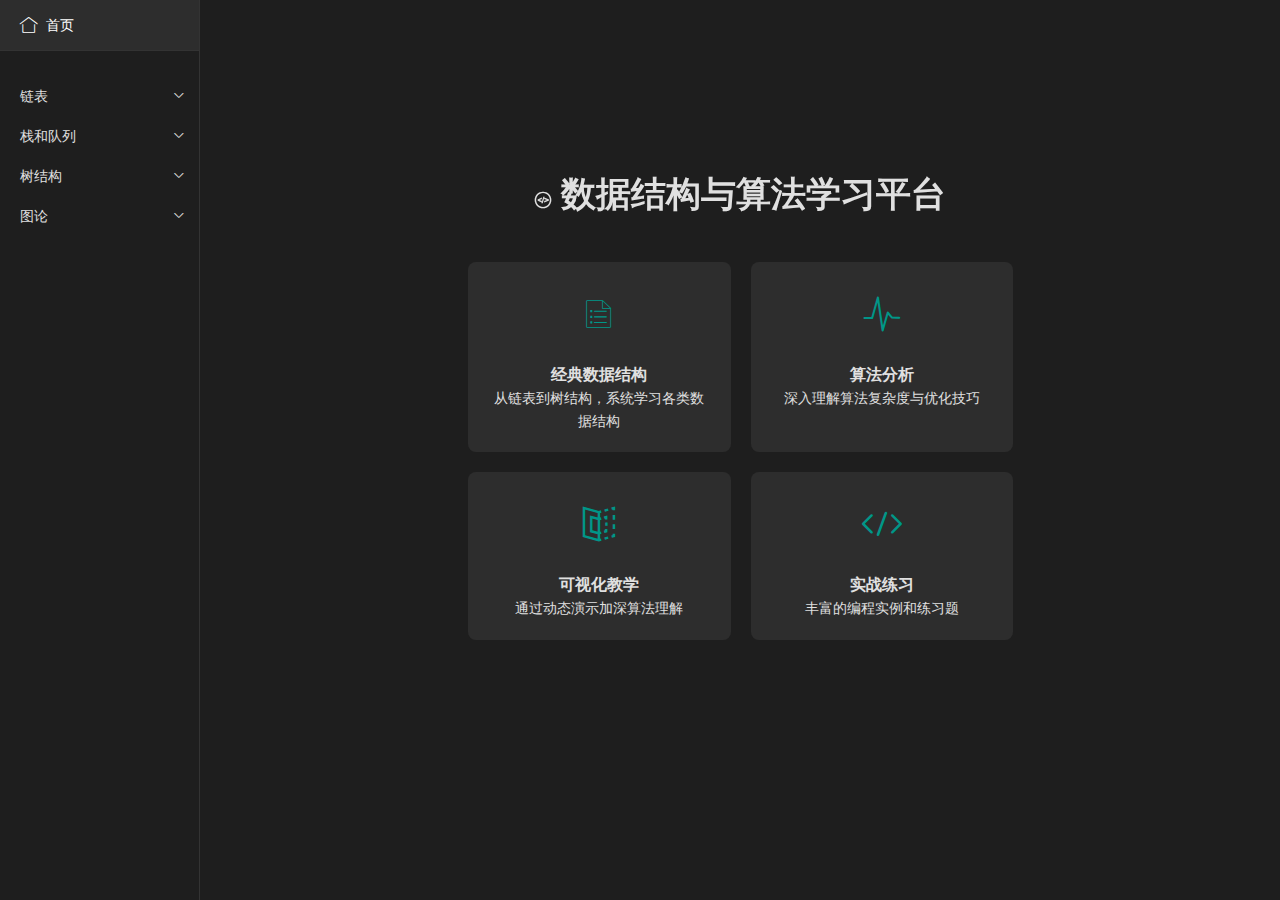
<file: index.html>
<!DOCTYPE html>
<html>
<head>
    <meta charset="UTF-8">
    <meta name="viewport" content="width=device-width, initial-scale=1.0">
    <title>CodingSoul Datastructure And Algorithms</title>
    <link rel="stylesheet" href="layui/css/layui.css">
    <link rel="stylesheet" href="styles.css">
</head>
<body class="layui-layout-body dark-theme">
    <div class="layui-layout layui-layout-admin">
        <div class="layui-body">
            <div class="content-wrapper">
                <iframe id="contentFrame" name="contentFrame" src="welcome.html" frameborder="0"></iframe>
            </div>
        </div>
        
        <div class="layui-side">
            <div class="layui-side-scroll">
                <ul class="layui-nav layui-nav-tree" lay-filter="test">
                    <!-- 添加首页链接 -->
                    <li class="layui-nav-item home-link">
                        <a href="welcome.html" target="contentFrame">
                            <i class="layui-icon layui-icon-home"></i> 首页
                        </a>
                    </li>
                    <li class="layui-nav-item">
                        <a href="javascript:;">链表</a>
                        <dl class="layui-nav-child">
                            <dd><a href="book/1.单向链表.drawio.html" target="contentFrame">单向链表</a></dd>
                            <dd><a href="book/2.双向链表.drawio.html" target="contentFrame">双向链表</a></dd>
                            <dd><a href="pages/circularlist.html" target="contentFrame">循环链表</a></dd>
                        </dl>
                    </li>
                    <li class="layui-nav-item">
                        <a href="javascript:;">栈和队列</a>
                        <dl class="layui-nav-child">
                            <dd><a href="pages/stack.html" target="contentFrame">栈</a></dd>
                            <dd><a href="pages/queue.html" target="contentFrame">队列</a></dd>
                            <dd><a href="pages/deque.html" target="contentFrame">双端队列</a></dd>
                        </dl>
                    </li>
                    <li class="layui-nav-item">
                        <a href="javascript:;">树结构</a>
                        <dl class="layui-nav-child">
                            <dd><a href="pages/binarytree.html" target="contentFrame">二叉树</a></dd>
                            <dd><a href="pages/avltree.html" target="contentFrame">AVL树</a></dd>
                            <dd><a href="pages/rbtree.html" target="contentFrame">红黑树</a></dd>
                        </dl>
                    </li>
                    <li class="layui-nav-item">
                        <a href="javascript:;">图论</a>
                        <dl class="layui-nav-child">
                            <dd><a href="pages/graph.html" target="contentFrame">基础图结构</a></dd>
                            <dd><a href="pages/dijkstra.html" target="contentFrame">最短路径</a></dd>
                            <dd><a href="pages/mst.html" target="contentFrame">最小生成树</a></dd>
                        </dl>
                    </li>
                </ul>
            </div>
        </div>
    </div>
    <script src="layui/layui.js"></script>
    <script>
        layui.use(['element'], function(){
            var element = layui.element;
            
            // 获取iframe元素
            var contentFrame = document.getElementById('contentFrame');
            
            // 监听iframe的load事件
            contentFrame.addEventListener('load', function() {
                // 获取当前加载的页面URL
                var currentPage = contentFrame.contentWindow.location.pathname;
                
                // 检查是否是首页
                if (currentPage.endsWith('welcome.html')) {
                    contentFrame.style.transform = 'scale(1)';
                } else {
                    contentFrame.style.transform = 'scale(1.6)';
                }
            });
        });
    </script>
</body>
</html>
</file>
<file: layui/css/layui.css>
blockquote,body,button,dd,div,dl,dt,form,h1,h2,h3,h4,h5,h6,input,li,ol,p,pre,td,textarea,th,ul{margin:0;padding:0;-webkit-tap-highlight-color:rgba(0,0,0,0)}a:active,a:hover{outline:0}img{display:inline-block;border:none;vertical-align:middle}li{list-style:none}table{border-collapse:collapse;border-spacing:0}h1,h2,h3,h4,h5,h6{font-weight:700}h5,h6{font-size:100%}button,input,select,textarea{font-size:100%}button,input,optgroup,option,select,textarea{font-family:inherit;font-size:inherit;font-style:inherit;font-weight:inherit;outline:0}pre{white-space:pre-wrap;white-space:-moz-pre-wrap;white-space:-pre-wrap;white-space:-o-pre-wrap;word-wrap:break-word}body{line-height:1.6;color:rgba(0,0,0,.85);font-size:14px;font-family:Helvetica Neue,Helvetica,PingFang SC,Tahoma,Arial,sans-serif}hr{height:0;line-height:0;margin:10px 0;padding:0;border:none;border-bottom:1px solid #eee;clear:both;overflow:hidden;background:0 0}a{color:#333;text-decoration:none}a cite{font-style:normal}.layui-border-box,.layui-border-box *{box-sizing:border-box}.layui-box,.layui-box *{box-sizing:content-box}.layui-clear{clear:both}.layui-clear:after{content:'\20';clear:both;display:block;height:0}.layui-clear-space{word-spacing:-5px}.layui-inline{position:relative;display:inline-block;vertical-align:middle}.layui-edge{position:relative;display:inline-block;vertical-align:middle;width:0;height:0;border-width:6px;border-style:dashed;border-color:transparent;overflow:hidden}.layui-edge-top{top:-4px;border-bottom-color:#999;border-bottom-style:solid}.layui-edge-right{border-left-color:#999;border-left-style:solid}.layui-edge-bottom{top:2px;border-top-color:#999;border-top-style:solid}.layui-edge-left{border-right-color:#999;border-right-style:solid}.layui-elip,.layui-ellip{text-overflow:ellipsis;overflow:hidden;white-space:nowrap}.layui-disabled,.layui-icon,.layui-unselect{user-select:none}.layui-disabled,.layui-disabled:hover{color:#d2d2d2!important;cursor:not-allowed!important}.layui-circle{border-radius:100%}.layui-show{display:block!important}.layui-hide{display:none!important}.layui-show-v{visibility:visible!important}.layui-hide-v{visibility:hidden!important}@font-face{font-family:layui-icon;src:url(../font/iconfont.eot?v=293);src:url(../font/iconfont.eot?v=293#iefix) format('embedded-opentype'),url(../font/iconfont.woff2?v=293) format('woff2'),url(../font/iconfont.woff?v=293) format('woff'),url(../font/iconfont.ttf?v=293) format('truetype'),url(../font/iconfont.svg?v=293#layui-icon) format('svg')}.layui-icon{font-family:layui-icon!important;font-size:16px;font-style:normal;-webkit-font-smoothing:antialiased;-moz-osx-font-smoothing:grayscale}.layui-icon-sound:before{content:"\e69d"}.layui-icon-bot:before{content:"\e7d6"}.layui-icon-leaf:before{content:"\e701"}.layui-icon-folder:before{content:"\eabe"}.layui-icon-folder-open:before{content:"\eac1"}.layui-icon-gitee:before{content:"\e69b"}.layui-icon-github:before{content:"\e6a7"}.layui-icon-disabled:before{content:"\e6cc"}.layui-icon-moon:before{content:"\e6c2"}.layui-icon-error:before{content:"\e693"}.layui-icon-success:before{content:"\e697"}.layui-icon-question:before{content:"\e699"}.layui-icon-lock:before{content:"\e69a"}.layui-icon-eye:before{content:"\e695"}.layui-icon-eye-invisible:before{content:"\e696"}.layui-icon-backspace:before{content:"\e694"}.layui-icon-tips-fill:before{content:"\eb2e"}.layui-icon-test:before{content:"\e692"}.layui-icon-clear:before{content:"\e788"}.layui-icon-heart-fill:before{content:"\e68f"}.layui-icon-light:before{content:"\e748"}.layui-icon-music:before{content:"\e690"}.layui-icon-time:before{content:"\e68d"}.layui-icon-ie:before{content:"\e7bb"}.layui-icon-firefox:before{content:"\e686"}.layui-icon-at:before{content:"\e687"}.layui-icon-bluetooth:before{content:"\e689"}.layui-icon-chrome:before{content:"\e68a"}.layui-icon-edge:before{content:"\e68b"}.layui-icon-heart:before{content:"\e68c"}.layui-icon-key:before{content:"\e683"}.layui-icon-android:before{content:"\e684"}.layui-icon-mike:before{content:"\e6dc"}.layui-icon-mute:before{content:"\e685"}.layui-icon-gift:before{content:"\e627"}.layui-icon-windows:before{content:"\e67f"}.layui-icon-ios:before{content:"\e680"}.layui-icon-logout:before{content:"\e682"}.layui-icon-wifi:before{content:"\e7e0"}.layui-icon-rss:before{content:"\e808"}.layui-icon-email:before{content:"\e618"}.layui-icon-reduce-circle:before{content:"\e616"}.layui-icon-transfer:before{content:"\e691"}.layui-icon-service:before{content:"\e626"}.layui-icon-addition:before{content:"\e624"}.layui-icon-subtraction:before{content:"\e67e"}.layui-icon-slider:before{content:"\e714"}.layui-icon-print:before{content:"\e66d"}.layui-icon-export:before{content:"\e67d"}.layui-icon-cols:before{content:"\e610"}.layui-icon-screen-full:before{content:"\e622"}.layui-icon-screen-restore:before{content:"\e758"}.layui-icon-rate-half:before{content:"\e6c9"}.layui-icon-rate-solid:before{content:"\e67a"}.layui-icon-rate:before{content:"\e67b"}.layui-icon-cellphone:before{content:"\e678"}.layui-icon-vercode:before{content:"\e679"}.layui-icon-login-weibo:before{content:"\e675"}.layui-icon-login-qq:before{content:"\e676"}.layui-icon-login-wechat:before{content:"\e677"}.layui-icon-username:before{content:"\e66f"}.layui-icon-password:before{content:"\e673"}.layui-icon-refresh-3:before{content:"\e9aa"}.layui-icon-auz:before{content:"\e672"}.layui-icon-shrink-right:before{content:"\e668"}.layui-icon-spread-left:before{content:"\e66b"}.layui-icon-snowflake:before{content:"\e6b1"}.layui-icon-tips:before{content:"\e702"}.layui-icon-note:before{content:"\e66e"}.layui-icon-senior:before{content:"\e674"}.layui-icon-refresh-1:before{content:"\e666"}.layui-icon-refresh:before{content:"\e669"}.layui-icon-flag:before{content:"\e66c"}.layui-icon-theme:before{content:"\e66a"}.layui-icon-notice:before{content:"\e667"}.layui-icon-console:before{content:"\e665"}.layui-icon-website:before{content:"\e7ae"}.layui-icon-face-surprised:before{content:"\e664"}.layui-icon-set:before{content:"\e716"}.layui-icon-template:before{content:"\e663"}.layui-icon-app:before{content:"\e653"}.layui-icon-template-1:before{content:"\e656"}.layui-icon-home:before{content:"\e68e"}.layui-icon-female:before{content:"\e661"}.layui-icon-male:before{content:"\e662"}.layui-icon-tread:before{content:"\e6c5"}.layui-icon-praise:before{content:"\e6c6"}.layui-icon-rmb:before{content:"\e65e"}.layui-icon-more:before{content:"\e65f"}.layui-icon-camera:before{content:"\e660"}.layui-icon-cart-simple:before{content:"\e698"}.layui-icon-face-cry:before{content:"\e69c"}.layui-icon-face-smile:before{content:"\e6af"}.layui-icon-survey:before{content:"\e6b2"}.layui-icon-read:before{content:"\e705"}.layui-icon-location:before{content:"\e715"}.layui-icon-dollar:before{content:"\e659"}.layui-icon-diamond:before{content:"\e735"}.layui-icon-return:before{content:"\e65c"}.layui-icon-camera-fill:before{content:"\e65d"}.layui-icon-fire:before{content:"\e756"}.layui-icon-more-vertical:before{content:"\e671"}.layui-icon-cart:before{content:"\e657"}.layui-icon-star-fill:before{content:"\e658"}.layui-icon-prev:before{content:"\e65a"}.layui-icon-next:before{content:"\e65b"}.layui-icon-upload:before{content:"\e67c"}.layui-icon-upload-drag:before{content:"\e681"}.layui-icon-user:before{content:"\e770"}.layui-icon-file-b:before{content:"\e655"}.layui-icon-component:before{content:"\e857"}.layui-icon-find-fill:before{content:"\e670"}.layui-icon-loading:before{content:"\e63d"}.layui-icon-loading-1:before{content:"\e63e"}.layui-icon-add-1:before{content:"\e654"}.layui-icon-pause:before{content:"\e651"}.layui-icon-play:before{content:"\e652"}.layui-icon-video:before{content:"\e6ed"}.layui-icon-headset:before{content:"\e6fc"}.layui-icon-voice:before{content:"\e688"}.layui-icon-speaker:before{content:"\e645"}.layui-icon-fonts-del:before{content:"\e64f"}.layui-icon-fonts-html:before{content:"\e64b"}.layui-icon-fonts-code:before{content:"\e64e"}.layui-icon-fonts-strong:before{content:"\e62b"}.layui-icon-unlink:before{content:"\e64d"}.layui-icon-picture:before{content:"\e64a"}.layui-icon-link:before{content:"\e64c"}.layui-icon-face-smile-b:before{content:"\e650"}.layui-icon-align-center:before{content:"\e647"}.layui-icon-align-right:before{content:"\e648"}.layui-icon-align-left:before{content:"\e649"}.layui-icon-fonts-u:before{content:"\e646"}.layui-icon-fonts-i:before{content:"\e644"}.layui-icon-tabs:before{content:"\e62a"}.layui-icon-circle:before{content:"\e63f"}.layui-icon-radio:before{content:"\e643"}.layui-icon-share:before{content:"\e641"}.layui-icon-edit:before{content:"\e642"}.layui-icon-delete:before{content:"\e640"}.layui-icon-engine:before{content:"\e628"}.layui-icon-chart-screen:before{content:"\e629"}.layui-icon-chart:before{content:"\e62c"}.layui-icon-table:before{content:"\e62d"}.layui-icon-tree:before{content:"\e62e"}.layui-icon-upload-circle:before{content:"\e62f"}.layui-icon-templeate-1:before{content:"\e630"}.layui-icon-util:before{content:"\e631"}.layui-icon-layouts:before{content:"\e632"}.layui-icon-prev-circle:before{content:"\e633"}.layui-icon-carousel:before{content:"\e634"}.layui-icon-code-circle:before{content:"\e635"}.layui-icon-water:before{content:"\e636"}.layui-icon-date:before{content:"\e637"}.layui-icon-layer:before{content:"\e638"}.layui-icon-fonts-clear:before{content:"\e639"}.layui-icon-dialogue:before{content:"\e63a"}.layui-icon-cellphone-fine:before{content:"\e63b"}.layui-icon-form:before{content:"\e63c"}.layui-icon-file:before{content:"\e621"}.layui-icon-triangle-r:before{content:"\e623"}.layui-icon-triangle-d:before{content:"\e625"}.layui-icon-set-sm:before{content:"\e620"}.layui-icon-add-circle:before{content:"\e61f"}.layui-icon-layim-download:before{content:"\e61e"}.layui-icon-layim-uploadfile:before{content:"\e61d"}.layui-icon-404:before{content:"\e61c"}.layui-icon-about:before{content:"\e60b"}.layui-icon-layim-theme:before{content:"\e61b"}.layui-icon-down:before{content:"\e61a"}.layui-icon-up:before{content:"\e619"}.layui-icon-circle-dot:before{content:"\e617"}.layui-icon-set-fill:before{content:"\e614"}.layui-icon-search:before{content:"\e615"}.layui-icon-friends:before{content:"\e612"}.layui-icon-group:before{content:"\e613"}.layui-icon-reply-fill:before{content:"\e611"}.layui-icon-menu-fill:before{content:"\e60f"}.layui-icon-face-smile-fine:before{content:"\e60c"}.layui-icon-picture-fine:before{content:"\e60d"}.layui-icon-log:before{content:"\e60e"}.layui-icon-list:before{content:"\e60a"}.layui-icon-release:before{content:"\e609"}.layui-icon-add-circle-fine:before{content:"\e608"}.layui-icon-ok:before{content:"\e605"}.layui-icon-help:before{content:"\e607"}.layui-icon-chat:before{content:"\e606"}.layui-icon-top:before{content:"\e604"}.layui-icon-right:before{content:"\e602"}.layui-icon-left:before{content:"\e603"}.layui-icon-star:before{content:"\e600"}.layui-icon-download-circle:before{content:"\e601"}.layui-icon-close:before{content:"\1006"}.layui-icon-close-fill:before{content:"\1007"}.layui-icon-ok-circle:before{content:"\1005"}.layui-main{position:relative;width:1160px;margin:0 auto}.layui-header{position:relative;z-index:1000;height:60px}.layui-header a:hover{transition:all .5s;-webkit-transition:all .5s}.layui-side{position:fixed;left:0;top:0;bottom:0;z-index:999;width:200px;overflow-x:hidden}.layui-side-scroll{position:relative;width:220px;height:100%;overflow-x:hidden}.layui-body{position:relative;left:200px;right:0;top:0;bottom:0;width:auto;box-sizing:border-box}.layui-layout-body{overflow-x:hidden}.layui-layout-admin .layui-header{position:fixed;top:0;left:0;right:0;background-color:#23292e}.layui-layout-admin .layui-side{top:60px;width:200px;overflow-x:hidden}.layui-layout-admin .layui-body{position:absolute;top:60px;padding-bottom:44px}.layui-layout-admin .layui-main{width:auto;margin:0 15px}.layui-layout-admin .layui-footer{position:fixed;left:200px;right:0;bottom:0;z-index:990;height:44px;line-height:44px;padding:0 15px;box-shadow:-1px 0 4px rgb(0 0 0 / 12%);background-color:#fafafa}.layui-layout-admin .layui-logo{position:absolute;left:0;top:0;width:200px;height:100%;line-height:60px;text-align:center;color:#16baaa;font-size:16px;box-shadow:0 1px 2px 0 rgb(0 0 0 / 15%)}.layui-layout-admin .layui-header .layui-nav{background:0 0}.layui-layout-left{position:absolute!important;left:200px;top:0}.layui-layout-right{position:absolute!important;right:0;top:0}.layui-container{position:relative;margin:0 auto;box-sizing:border-box}.layui-fluid{position:relative;margin:0 auto;padding:0 15px}.layui-row:after,.layui-row:before{content:"";display:block;clear:both}.layui-col-lg1,.layui-col-lg10,.layui-col-lg11,.layui-col-lg12,.layui-col-lg2,.layui-col-lg3,.layui-col-lg4,.layui-col-lg5,.layui-col-lg6,.layui-col-lg7,.layui-col-lg8,.layui-col-lg9,.layui-col-md1,.layui-col-md10,.layui-col-md11,.layui-col-md12,.layui-col-md2,.layui-col-md3,.layui-col-md4,.layui-col-md5,.layui-col-md6,.layui-col-md7,.layui-col-md8,.layui-col-md9,.layui-col-sm1,.layui-col-sm10,.layui-col-sm11,.layui-col-sm12,.layui-col-sm2,.layui-col-sm3,.layui-col-sm4,.layui-col-sm5,.layui-col-sm6,.layui-col-sm7,.layui-col-sm8,.layui-col-sm9,.layui-col-xl1,.layui-col-xl10,.layui-col-xl11,.layui-col-xl12,.layui-col-xl2,.layui-col-xl3,.layui-col-xl4,.layui-col-xl5,.layui-col-xl6,.layui-col-xl7,.layui-col-xl8,.layui-col-xl9,.layui-col-xs1,.layui-col-xs10,.layui-col-xs11,.layui-col-xs12,.layui-col-xs2,.layui-col-xs3,.layui-col-xs4,.layui-col-xs5,.layui-col-xs6,.layui-col-xs7,.layui-col-xs8,.layui-col-xs9{position:relative;display:block;box-sizing:border-box}.layui-col-xs1,.layui-col-xs10,.layui-col-xs11,.layui-col-xs12,.layui-col-xs2,.layui-col-xs3,.layui-col-xs4,.layui-col-xs5,.layui-col-xs6,.layui-col-xs7,.layui-col-xs8,.layui-col-xs9{float:left}.layui-col-xs1{width:8.33333333%}.layui-col-xs2{width:16.66666667%}.layui-col-xs3{width:25%}.layui-col-xs4{width:33.33333333%}.layui-col-xs5{width:41.66666667%}.layui-col-xs6{width:50%}.layui-col-xs7{width:58.33333333%}.layui-col-xs8{width:66.66666667%}.layui-col-xs9{width:75%}.layui-col-xs10{width:83.33333333%}.layui-col-xs11{width:91.66666667%}.layui-col-xs12{width:100%}.layui-col-xs-offset1{margin-left:8.33333333%}.layui-col-xs-offset2{margin-left:16.66666667%}.layui-col-xs-offset3{margin-left:25%}.layui-col-xs-offset4{margin-left:33.33333333%}.layui-col-xs-offset5{margin-left:41.66666667%}.layui-col-xs-offset6{margin-left:50%}.layui-col-xs-offset7{margin-left:58.33333333%}.layui-col-xs-offset8{margin-left:66.66666667%}.layui-col-xs-offset9{margin-left:75%}.layui-col-xs-offset10{margin-left:83.33333333%}.layui-col-xs-offset11{margin-left:91.66666667%}.layui-col-xs-offset12{margin-left:100%}@media screen and (max-width:767.98px){.layui-container{padding:0 15px}.layui-hide-xs{display:none!important}.layui-show-xs-block{display:block!important}.layui-show-xs-inline{display:inline!important}.layui-show-xs-inline-block{display:inline-block!important}}@media screen and (min-width:768px){.layui-container{width:720px}.layui-hide-sm{display:none!important}.layui-show-sm-block{display:block!important}.layui-show-sm-inline{display:inline!important}.layui-show-sm-inline-block{display:inline-block!important}.layui-col-sm1,.layui-col-sm10,.layui-col-sm11,.layui-col-sm12,.layui-col-sm2,.layui-col-sm3,.layui-col-sm4,.layui-col-sm5,.layui-col-sm6,.layui-col-sm7,.layui-col-sm8,.layui-col-sm9{float:left}.layui-col-sm1{width:8.33333333%}.layui-col-sm2{width:16.66666667%}.layui-col-sm3{width:25%}.layui-col-sm4{width:33.33333333%}.layui-col-sm5{width:41.66666667%}.layui-col-sm6{width:50%}.layui-col-sm7{width:58.33333333%}.layui-col-sm8{width:66.66666667%}.layui-col-sm9{width:75%}.layui-col-sm10{width:83.33333333%}.layui-col-sm11{width:91.66666667%}.layui-col-sm12{width:100%}.layui-col-sm-offset1{margin-left:8.33333333%}.layui-col-sm-offset2{margin-left:16.66666667%}.layui-col-sm-offset3{margin-left:25%}.layui-col-sm-offset4{margin-left:33.33333333%}.layui-col-sm-offset5{margin-left:41.66666667%}.layui-col-sm-offset6{margin-left:50%}.layui-col-sm-offset7{margin-left:58.33333333%}.layui-col-sm-offset8{margin-left:66.66666667%}.layui-col-sm-offset9{margin-left:75%}.layui-col-sm-offset10{margin-left:83.33333333%}.layui-col-sm-offset11{margin-left:91.66666667%}.layui-col-sm-offset12{margin-left:100%}}@media screen and (min-width:992px){.layui-container{width:960px}.layui-hide-md{display:none!important}.layui-show-md-block{display:block!important}.layui-show-md-inline{display:inline!important}.layui-show-md-inline-block{display:inline-block!important}.layui-col-md1,.layui-col-md10,.layui-col-md11,.layui-col-md12,.layui-col-md2,.layui-col-md3,.layui-col-md4,.layui-col-md5,.layui-col-md6,.layui-col-md7,.layui-col-md8,.layui-col-md9{float:left}.layui-col-md1{width:8.33333333%}.layui-col-md2{width:16.66666667%}.layui-col-md3{width:25%}.layui-col-md4{width:33.33333333%}.layui-col-md5{width:41.66666667%}.layui-col-md6{width:50%}.layui-col-md7{width:58.33333333%}.layui-col-md8{width:66.66666667%}.layui-col-md9{width:75%}.layui-col-md10{width:83.33333333%}.layui-col-md11{width:91.66666667%}.layui-col-md12{width:100%}.layui-col-md-offset1{margin-left:8.33333333%}.layui-col-md-offset2{margin-left:16.66666667%}.layui-col-md-offset3{margin-left:25%}.layui-col-md-offset4{margin-left:33.33333333%}.layui-col-md-offset5{margin-left:41.66666667%}.layui-col-md-offset6{margin-left:50%}.layui-col-md-offset7{margin-left:58.33333333%}.layui-col-md-offset8{margin-left:66.66666667%}.layui-col-md-offset9{margin-left:75%}.layui-col-md-offset10{margin-left:83.33333333%}.layui-col-md-offset11{margin-left:91.66666667%}.layui-col-md-offset12{margin-left:100%}}@media screen and (min-width:1200px){.layui-container{width:1150px}.layui-hide-lg{display:none!important}.layui-show-lg-block{display:block!important}.layui-show-lg-inline{display:inline!important}.layui-show-lg-inline-block{display:inline-block!important}.layui-col-lg1,.layui-col-lg10,.layui-col-lg11,.layui-col-lg12,.layui-col-lg2,.layui-col-lg3,.layui-col-lg4,.layui-col-lg5,.layui-col-lg6,.layui-col-lg7,.layui-col-lg8,.layui-col-lg9{float:left}.layui-col-lg1{width:8.33333333%}.layui-col-lg2{width:16.66666667%}.layui-col-lg3{width:25%}.layui-col-lg4{width:33.33333333%}.layui-col-lg5{width:41.66666667%}.layui-col-lg6{width:50%}.layui-col-lg7{width:58.33333333%}.layui-col-lg8{width:66.66666667%}.layui-col-lg9{width:75%}.layui-col-lg10{width:83.33333333%}.layui-col-lg11{width:91.66666667%}.layui-col-lg12{width:100%}.layui-col-lg-offset1{margin-left:8.33333333%}.layui-col-lg-offset2{margin-left:16.66666667%}.layui-col-lg-offset3{margin-left:25%}.layui-col-lg-offset4{margin-left:33.33333333%}.layui-col-lg-offset5{margin-left:41.66666667%}.layui-col-lg-offset6{margin-left:50%}.layui-col-lg-offset7{margin-left:58.33333333%}.layui-col-lg-offset8{margin-left:66.66666667%}.layui-col-lg-offset9{margin-left:75%}.layui-col-lg-offset10{margin-left:83.33333333%}.layui-col-lg-offset11{margin-left:91.66666667%}.layui-col-lg-offset12{margin-left:100%}}@media screen and (min-width:1400px){.layui-container{width:1330px}.layui-hide-xl{display:none!important}.layui-show-xl-block{display:block!important}.layui-show-xl-inline{display:inline!important}.layui-show-xl-inline-block{display:inline-block!important}.layui-col-xl1,.layui-col-xl10,.layui-col-xl11,.layui-col-xl12,.layui-col-xl2,.layui-col-xl3,.layui-col-xl4,.layui-col-xl5,.layui-col-xl6,.layui-col-xl7,.layui-col-xl8,.layui-col-xl9{float:left}.layui-col-xl1{width:8.33333333%}.layui-col-xl2{width:16.66666667%}.layui-col-xl3{width:25%}.layui-col-xl4{width:33.33333333%}.layui-col-xl5{width:41.66666667%}.layui-col-xl6{width:50%}.layui-col-xl7{width:58.33333333%}.layui-col-xl8{width:66.66666667%}.layui-col-xl9{width:75%}.layui-col-xl10{width:83.33333333%}.layui-col-xl11{width:91.66666667%}.layui-col-xl12{width:100%}.layui-col-xl-offset1{margin-left:8.33333333%}.layui-col-xl-offset2{margin-left:16.66666667%}.layui-col-xl-offset3{margin-left:25%}.layui-col-xl-offset4{margin-left:33.33333333%}.layui-col-xl-offset5{margin-left:41.66666667%}.layui-col-xl-offset6{margin-left:50%}.layui-col-xl-offset7{margin-left:58.33333333%}.layui-col-xl-offset8{margin-left:66.66666667%}.layui-col-xl-offset9{margin-left:75%}.layui-col-xl-offset10{margin-left:83.33333333%}.layui-col-xl-offset11{margin-left:91.66666667%}.layui-col-xl-offset12{margin-left:100%}}.layui-col-space1{margin:-.5px}.layui-col-space1>*{padding:.5px}.layui-col-space2{margin:-1px}.layui-col-space2>*{padding:1px}.layui-col-space4{margin:-2px}.layui-col-space4>*{padding:2px}.layui-col-space5{margin:-2.5px}.layui-col-space5>*{padding:2.5px}.layui-col-space6{margin:-3px}.layui-col-space6>*{padding:3px}.layui-col-space8{margin:-4px}.layui-col-space8>*{padding:4px}.layui-col-space10{margin:-5px}.layui-col-space10>*{padding:5px}.layui-col-space12{margin:-6px}.layui-col-space12>*{padding:6px}.layui-col-space14{margin:-7px}.layui-col-space14>*{padding:7px}.layui-col-space15{margin:-7.5px}.layui-col-space15>*{padding:7.5px}.layui-col-space16{margin:-8px}.layui-col-space16>*{padding:8px}.layui-col-space18{margin:-9px}.layui-col-space18>*{padding:9px}.layui-col-space20{margin:-10px}.layui-col-space20>*{padding:10px}.layui-col-space22{margin:-11px}.layui-col-space22>*{padding:11px}.layui-col-space24{margin:-12px}.layui-col-space24>*{padding:12px}.layui-col-space25{margin:-12.5px}.layui-col-space25>*{padding:12.5px}.layui-col-space26{margin:-13px}.layui-col-space26>*{padding:13px}.layui-col-space28{margin:-14px}.layui-col-space28>*{padding:14px}.layui-col-space30{margin:-15px}.layui-col-space30>*{padding:15px}.layui-col-space32{margin:-16px}.layui-col-space32>*{padding:16px}.layui-padding-1{padding:4px!important}.layui-padding-2{padding:8px!important}.layui-padding-3{padding:16px!important}.layui-padding-4{padding:32px!important}.layui-padding-5{padding:48px!important}.layui-margin-1{margin:4px!important}.layui-margin-2{margin:8px!important}.layui-margin-3{margin:16px!important}.layui-margin-4{margin:32px!important}.layui-margin-5{margin:48px!important}.layui-btn,.layui-input,.layui-select,.layui-textarea,.layui-upload-button{outline:0;appearance:none;-webkit-appearance:none;transition:all .3s;-webkit-transition:all .3s;box-sizing:border-box}.layui-elem-quote{margin-bottom:10px;padding:15px;line-height:1.8;border-left:5px solid #16b777;border-radius:0 2px 2px 0;background-color:#fafafa}.layui-quote-nm{border-style:solid;border-width:1px;border-left-width:5px;background:0 0}.layui-elem-field{margin-bottom:10px;padding:0;border-width:1px;border-style:solid}.layui-elem-field legend{margin-left:20px;padding:0 10px;font-size:20px}.layui-field-title{margin:16px 0;border-width:0;border-top-width:1px}.layui-field-box{padding:15px}.layui-field-title .layui-field-box{padding:10px 0}.layui-progress{position:relative;height:6px;border-radius:20px;background-color:#eee}.layui-progress-bar{position:absolute;left:0;top:0;width:0;max-width:100%;height:6px;border-radius:20px;text-align:right;background-color:#16b777;transition:all .3s;-webkit-transition:all .3s}.layui-progress-big,.layui-progress-big .layui-progress-bar{height:18px;line-height:18px}.layui-progress-text{position:relative;top:-20px;line-height:18px;font-size:12px;color:#5f5f5f}.layui-progress-big .layui-progress-text{position:static;padding:0 10px;color:#fff}.layui-collapse{border-width:1px;border-style:solid;border-radius:2px}.layui-colla-content,.layui-colla-item{border-top-width:1px;border-top-style:solid}.layui-colla-item:first-child{border-top:none}.layui-colla-title{position:relative;height:42px;line-height:42px;padding:0 15px 0 35px;color:#333;background-color:#fafafa;cursor:pointer;font-size:14px;overflow:hidden}.layui-colla-content{display:none;padding:10px 15px;line-height:1.6;color:#5f5f5f}.layui-colla-icon{position:absolute;left:15px;top:0;font-size:14px}.layui-card{margin-bottom:15px;border-radius:2px;background-color:#fff;box-shadow:0 1px 2px 0 rgba(0,0,0,.05)}.layui-card:last-child{margin-bottom:0}.layui-card-body,.layui-card-header{position:relative;padding:10px 15px}.layui-card-header{border-bottom:1px solid #f8f8f8;color:#333;border-radius:2px 2px 0 0;font-size:14px}.layui-card-body .layui-table{margin:5px 0}.layui-card .layui-tab{margin:0}.layui-panel{position:relative;border-width:1px;border-style:solid;border-radius:2px;box-shadow:1px 1px 4px rgb(0 0 0 / 8%);background-color:#fff;color:#5f5f5f}.layui-panel-window{position:relative;padding:15px;border-radius:0;border-top:5px solid #eee;background-color:#fff}.layui-auxiliar-moving{position:fixed;left:0;right:0;top:0;bottom:0;width:100%;height:100%;background:0 0;z-index:9999999999;-moz-user-select:none;-webkit-user-select:none;-ms-user-select:none;user-select:none}.layui-scrollbar-hide{overflow:hidden!important}.layui-bg-red{background-color:#ff5722!important;color:#fff!important}.layui-bg-orange{background-color:#ffb800!important;color:#fff!important}.layui-bg-green{background-color:#16baaa!important;color:#fff!important}.layui-bg-cyan{background-color:#2f4056!important;color:#fff!important}.layui-bg-blue{background-color:#1e9fff!important;color:#fff!important}.layui-bg-purple{background-color:#a233c6!important;color:#fff!important}.layui-bg-black{background-color:#2f363c!important;color:#fff!important}.layui-bg-gray{background-color:#fafafa!important;color:#5f5f5f!important}.layui-badge-rim,.layui-border,.layui-colla-content,.layui-colla-item,.layui-collapse,.layui-elem-field,.layui-form-pane .layui-form-item[pane],.layui-form-pane .layui-form-label,.layui-input,.layui-input-split,.layui-panel,.layui-quote-nm,.layui-select,.layui-tab-bar,.layui-tab-card,.layui-tab-title,.layui-tab-title .layui-this:after,.layui-textarea{border-color:#eee}.layui-border{border-width:1px;border-style:solid;color:#5f5f5f!important}.layui-border-red{border-width:1px;border-style:solid;border-color:#ff5722!important;color:#ff5722!important}.layui-border-orange{border-width:1px;border-style:solid;border-color:#ffb800!important;color:#ffb800!important}.layui-border-green{border-width:1px;border-style:solid;border-color:#16baaa!important;color:#16baaa!important}.layui-border-cyan{border-width:1px;border-style:solid;border-color:#2f4056!important;color:#2f4056!important}.layui-border-blue{border-width:1px;border-style:solid;border-color:#1e9fff!important;color:#1e9fff!important}.layui-border-purple{border-width:1px;border-style:solid;border-color:#a233c6!important;color:#a233c6!important}.layui-border-black{border-width:1px;border-style:solid;border-color:#2f363c!important;color:#2f363c!important}hr.layui-border-black,hr.layui-border-blue,hr.layui-border-cyan,hr.layui-border-green,hr.layui-border-orange,hr.layui-border-purple,hr.layui-border-red{border-width:0 0 1px}.layui-timeline-item:before{background-color:#eee}.layui-text{line-height:1.8;font-size:14px}.layui-text h1{margin:32px 0;font-size:32px}.layui-text h2{margin:24px 0;font-size:24px}.layui-text h3{margin:16px 0;font-size:18px}.layui-text h4{margin:11px 0;font-size:16px}.layui-text h5{margin:11px 0;font-size:14px}.layui-text h6{margin:11px 0;font-size:13px}.layui-text p{margin:15px 0}.layui-text p:first-child{margin-top:0}.layui-text p:last-child{margin-bottom:0}.layui-text hr{margin:15px 0}.layui-text ol,.layui-text ul{padding-left:15px}.layui-text ul li{margin-top:5px;list-style-type:disc}.layui-text ol li{margin-top:5px;list-style-type:decimal}.layui-text ol ul>li,.layui-text ul ul>li{list-style-type:disc}.layui-text ol li>p:first-child,.layui-text ul li>p:first-child{margin-top:0;margin-bottom:0}.layui-text :where(a:not(.layui-btn)){color:#01aaed}.layui-text :where(a:not(.layui-btn):hover){text-decoration:underline}.layui-text blockquote:not(.layui-elem-quote){margin:15px 0;padding:5px 15px;border-left:5px solid #eee}.layui-text pre>code:not(.layui-code){display:block;padding:15px;font-family:"Courier New",Consolas,"Lucida Console",monospace}.layui-text-em,.layui-word-aux{color:#999!important;padding-left:5px!important;padding-right:5px!important}.layui-font-12{font-size:12px!important}.layui-font-13{font-size:13px!important}.layui-font-14{font-size:14px!important}.layui-font-16{font-size:16px!important}.layui-font-18{font-size:18px!important}.layui-font-20{font-size:20px!important}.layui-font-22{font-size:22px!important}.layui-font-24{font-size:24px!important}.layui-font-26{font-size:26px!important}.layui-font-28{font-size:28px!important}.layui-font-30{font-size:30px!important}.layui-font-32{font-size:32px!important}.layui-font-red{color:#ff5722!important}.layui-font-orange{color:#ffb800!important}.layui-font-green{color:#16baaa!important}.layui-font-cyan{color:#2f4056!important}.layui-font-blue{color:#01aaed!important}.layui-font-purple{color:#a233c6!important}.layui-font-black{color:#000!important}.layui-font-gray{color:#c2c2c2!important}.layui-btn{display:inline-block;vertical-align:middle;height:38px;line-height:38px;border:1px solid transparent;padding:0 18px;background-color:#16baaa;color:#fff;white-space:nowrap;text-align:center;font-size:14px;border-radius:2px;cursor:pointer;user-select:none}.layui-btn:hover{opacity:.8;filter:alpha(opacity=80);color:#fff}.layui-btn:active{opacity:1;filter:alpha(opacity=100)}.layui-btn+.layui-btn{margin-left:10px}.layui-btn-container{word-spacing:-5px}.layui-btn-container .layui-btn{margin-right:10px;margin-bottom:10px;word-spacing:normal}.layui-btn-container .layui-btn+.layui-btn{margin-left:0}.layui-table .layui-btn-container .layui-btn{margin-bottom:9px}.layui-btn-radius{border-radius:100px}.layui-btn .layui-icon{padding:0 2px;vertical-align:middle\0;vertical-align:bottom}.layui-btn-primary{border-color:#d2d2d2;background:0 0;color:#5f5f5f}.layui-btn-primary:hover{border-color:#16baaa;color:#333}.layui-btn-normal{background-color:#1e9fff}.layui-btn-warm{background-color:#ffb800}.layui-btn-danger{background-color:#ff5722}.layui-btn-checked{background-color:#16b777}.layui-btn-disabled,.layui-btn-disabled:active,.layui-btn-disabled:hover{border-color:#eee!important;background-color:#fbfbfb!important;color:#d2d2d2!important;cursor:not-allowed!important;opacity:1}.layui-btn-lg{height:44px;line-height:44px;padding:0 25px;font-size:16px}.layui-btn-sm{height:30px;line-height:30px;padding:0 10px;font-size:12px}.layui-btn-xs{height:22px;line-height:22px;padding:0 5px;font-size:12px}.layui-btn-xs i{font-size:12px!important}.layui-btn-group{display:inline-block;vertical-align:middle;font-size:0}.layui-btn-group .layui-btn{margin-left:0!important;margin-right:0!important;border-left:1px solid rgba(255,255,255,.5);border-radius:0}.layui-btn-group .layui-btn-primary{border-left:none}.layui-btn-group .layui-btn-primary:hover{border-color:#d2d2d2;color:#16baaa}.layui-btn-group .layui-btn:first-child{border-left:none;border-radius:2px 0 0 2px}.layui-btn-group .layui-btn-primary:first-child{border-left:1px solid #d2d2d2}.layui-btn-group .layui-btn:last-child{border-radius:0 2px 2px 0}.layui-btn-group .layui-btn+.layui-btn{margin-left:0}.layui-btn-group+.layui-btn-group{margin-left:10px}.layui-btn-fluid{width:100%}.layui-input,.layui-select,.layui-textarea{height:38px;line-height:1.3;line-height:38px\9;border-width:1px;border-style:solid;background-color:#fff;color:rgba(0,0,0,.85);border-radius:2px}.layui-input::-webkit-input-placeholder,.layui-select::-webkit-input-placeholder,.layui-textarea::-webkit-input-placeholder{line-height:1.3}.layui-input,.layui-textarea{display:block;width:100%;padding-left:10px}.layui-input:hover,.layui-textarea:hover{border-color:#d2d2d2!important}.layui-input:focus,.layui-textarea:focus{border-color:#16b777!important;box-shadow:0 0 0 3px rgba(22,183,119,.08)}.layui-textarea{position:relative;min-height:100px;height:auto;line-height:20px;padding:6px 10px;resize:vertical}.layui-input[disabled],.layui-textarea[disabled]{background-color:#fafafa}.layui-select{padding:0 10px}.layui-form input[type=checkbox],.layui-form input[type=radio],.layui-form select{display:none}.layui-form [lay-ignore]{display:initial}.layui-form-item{position:relative;margin-bottom:15px;clear:both}.layui-form-item:after{content:'\20';clear:both;display:block;height:0}.layui-form-label{position:relative;float:left;display:block;padding:9px 15px;width:80px;font-weight:400;line-height:20px;text-align:right}.layui-form-label-col{display:block;float:none;padding:9px 0;line-height:20px;text-align:left}.layui-form-item .layui-inline{margin-bottom:5px;margin-right:10px}.layui-input-block,.layui-input-inline{position:relative}.layui-input-block{margin-left:110px;min-height:36px}.layui-input-inline{display:inline-block;vertical-align:middle}.layui-form-item .layui-input-inline{float:left;width:190px;margin-right:10px}.layui-form-text .layui-input-inline{width:auto}.layui-form-mid{position:relative;float:left;display:block;padding:9px 0!important;line-height:20px;margin-right:10px}.layui-form-danger+.layui-form-select .layui-input,.layui-form-danger:focus{border-color:#ff5722!important;box-shadow:0 0 0 3px rgba(255,87,34,.08)}.layui-input-prefix,.layui-input-split,.layui-input-suffix,.layui-input-suffix .layui-input-affix{position:absolute;right:0;top:0;padding:0 10px;width:35px;height:100%;text-align:center;transition:all .3s;box-sizing:border-box}.layui-input-prefix{left:0;border-radius:2px 0 0 2px}.layui-input-suffix{right:0;border-radius:0 2px 2px 0}.layui-input-split{border-width:1px;border-style:solid}.layui-input-prefix .layui-icon,.layui-input-split .layui-icon,.layui-input-suffix .layui-icon{position:relative;font-size:16px;color:#5f5f5f;transition:all .3s}.layui-input-group{position:relative;display:table;box-sizing:border-box}.layui-input-group>*{display:table-cell;vertical-align:middle;position:relative}.layui-input-group .layui-input{padding-right:15px}.layui-input-group>.layui-input-prefix{width:auto;border-right:0}.layui-input-group>.layui-input-suffix{width:auto;border-left:0}.layui-input-group .layui-input-split{white-space:nowrap}.layui-input-wrap{position:relative;line-height:38px}.layui-input-wrap .layui-input{padding-right:35px}.layui-input-wrap .layui-input::-ms-clear,.layui-input-wrap .layui-input::-ms-reveal{display:none}.layui-input-wrap .layui-input-prefix+.layui-input,.layui-input-wrap .layui-input-prefix~* .layui-input{padding-left:35px}.layui-input-wrap .layui-input-split+.layui-input,.layui-input-wrap .layui-input-split~* .layui-input{padding-left:45px}.layui-input-wrap .layui-input-prefix~.layui-form-select{position:static}.layui-input-wrap .layui-input-prefix,.layui-input-wrap .layui-input-split,.layui-input-wrap .layui-input-suffix{pointer-events:none}.layui-input-wrap .layui-input:hover+.layui-input-split{border-color:#d2d2d2}.layui-input-wrap .layui-input:focus+.layui-input-split{border-color:#16b777}.layui-input-wrap .layui-input.layui-form-danger:focus+.layui-input-split{border-color:#ff5722}.layui-input-wrap .layui-input-prefix.layui-input-split{border-width:0;border-right-width:1px}.layui-input-wrap .layui-input-suffix.layui-input-split{border-width:0;border-left-width:1px}.layui-input-affix{line-height:38px}.layui-input-suffix .layui-input-affix{right:auto;left:-35px}.layui-input-affix .layui-icon{color:rgba(0,0,0,.8);pointer-events:auto!important;cursor:pointer}.layui-input-affix .layui-icon-clear{color:rgba(0,0,0,.3)}.layui-input-affix .layui-icon:hover{color:rgba(0,0,0,.6)}.layui-input-wrap .layui-input-number{width:24px;padding:0}.layui-input-wrap .layui-input-number .layui-icon{position:absolute;right:0;width:100%;height:50%;line-height:normal;font-size:12px}.layui-input-wrap .layui-input-number .layui-icon:before{position:absolute;left:50%;top:50%;margin-top:-6px;margin-left:-6px}.layui-input-wrap .layui-input-number .layui-icon-up{top:0;border-bottom:1px solid #eee}.layui-input-wrap .layui-input-number .layui-icon-down{bottom:0}.layui-input-wrap .layui-input-number .layui-icon:hover{font-weight:700}.layui-input-wrap .layui-input[type=number]::-webkit-inner-spin-button,.layui-input-wrap .layui-input[type=number]::-webkit-outer-spin-button{-webkit-appearance:none!important}.layui-input-wrap .layui-input[type=number]{-moz-appearance:textfield;-webkit-appearance:textfield;appearance:textfield}.layui-input-wrap .layui-input.layui-input-number-invalid,.layui-input-wrap .layui-input.layui-input-number-out-of-range{color:#ff5722}.layui-form-select{position:relative;color:#5f5f5f}.layui-form-select .layui-input{padding-right:30px;cursor:pointer}.layui-form-select .layui-edge{position:absolute;right:10px;top:50%;margin-top:-3px;cursor:pointer;border-width:6px;border-top-color:#c2c2c2;border-top-style:solid;transition:all .3s;-webkit-transition:all .3s}.layui-form-select dl{display:none;position:absolute;left:0;top:42px;padding:5px 0;z-index:899;min-width:100%;border:1px solid #eee;max-height:300px;overflow-y:auto;background-color:#fff;border-radius:2px;box-shadow:1px 1px 4px rgb(0 0 0 / 8%);box-sizing:border-box}.layui-form-select dl dd,.layui-form-select dl dt{padding:0 10px;line-height:36px;white-space:nowrap;overflow:hidden;text-overflow:ellipsis}.layui-form-select dl dt{font-size:12px;color:#999}.layui-form-select dl dd{cursor:pointer}.layui-form-select dl dd:hover{background-color:#f8f8f8;-webkit-transition:.5s all;transition:.5s all}.layui-form-select .layui-select-group dd{padding-left:20px}.layui-form-select dl dd.layui-select-tips{padding-left:10px!important;color:#999}.layui-form-select dl dd.layui-this{background-color:#f8f8f8;color:#16b777;font-weight:700}.layui-form-select dl dd.layui-disabled{background-color:#fff}.layui-form-selected dl{display:block}.layui-form-selected .layui-edge{margin-top:-9px;-webkit-transform:rotate(180deg);transform:rotate(180deg)}.layui-form-selected .layui-edge{margin-top:-3px\0}:root .layui-form-selected .layui-edge{margin-top:-9px\0/IE9}.layui-form-selectup dl{top:auto;bottom:42px}.layui-select-none{margin:5px 0;text-align:center;color:#999}.layui-select-panel-wrap{position:absolute;z-index:99999999}.layui-select-panel-wrap dl{position:relative;display:block;top:0}.layui-select-disabled .layui-disabled{border-color:#eee!important}.layui-select-disabled .layui-edge{border-top-color:#d2d2d2}.layui-form-checkbox{position:relative;display:inline-block;vertical-align:middle;height:30px;line-height:30px;margin-right:10px;padding-right:30px;background-color:#fff;cursor:pointer;font-size:0;-webkit-transition:.1s linear;transition:.1s linear;box-sizing:border-box}.layui-form-checkbox>*{display:inline-block;vertical-align:middle}.layui-form-checkbox>div{padding:0 11px;font-size:14px;border-radius:2px 0 0 2px;background-color:#d2d2d2;color:#fff;overflow:hidden;white-space:nowrap;text-overflow:ellipsis}.layui-form-checkbox>div>.layui-icon{line-height:normal}.layui-form-checkbox:hover>div{background-color:#c2c2c2}.layui-form-checkbox>i{position:absolute;right:0;top:0;width:30px;height:100%;border:1px solid #d2d2d2;border-left:none;border-radius:0 2px 2px 0;color:#fff;color:rgba(255,255,255,0);font-size:20px;text-align:center;box-sizing:border-box}.layui-form-checkbox:hover>i{border-color:#c2c2c2;color:#c2c2c2}.layui-form-checked,.layui-form-checked:hover{border-color:#16b777}.layui-form-checked:hover>div,.layui-form-checked>div{background-color:#16b777}.layui-form-checked:hover>i,.layui-form-checked>i{color:#16b777}.layui-form-item .layui-form-checkbox{margin-top:4px}.layui-form-checkbox.layui-checkbox-disabled>div{background-color:#eee!important}.layui-form [lay-checkbox]{display:none}.layui-form-checkbox[lay-skin=primary]{height:auto!important;line-height:normal!important;min-width:18px;min-height:18px;border:none!important;margin-right:0;padding-left:24px;padding-right:0;background:0 0}.layui-form-checkbox[lay-skin=primary]>div{margin-top:-1px;padding-left:0;padding-right:15px;line-height:18px;background:0 0;color:#5f5f5f}.layui-form-checkbox[lay-skin=primary]>i{right:auto;left:0;width:16px;height:16px;line-height:14px;border:1px solid #d2d2d2;font-size:12px;border-radius:2px;background-color:#fff;-webkit-transition:.1s linear;transition:.1s linear}.layui-form-checkbox[lay-skin=primary]:hover>i{border-color:#16b777;color:#fff}.layui-form-checked[lay-skin=primary]>i{border-color:#16b777!important;background-color:#16b777;color:#fff}.layui-checkbox-disabled[lay-skin=primary]>div{background:0 0!important}.layui-form-checked.layui-checkbox-disabled[lay-skin=primary]>i{background:#eee!important;border-color:#eee!important}.layui-checkbox-disabled[lay-skin=primary]:hover>i{border-color:#d2d2d2}.layui-form-item .layui-form-checkbox[lay-skin=primary]{margin-top:10px}.layui-form-checkbox[lay-skin=primary]>.layui-icon-indeterminate{border-color:#16b777}.layui-form-checkbox[lay-skin=primary]>.layui-icon-indeterminate:before{content:'';display:inline-block;vertical-align:middle;position:relative;width:50%;height:1px;margin:-1px auto 0;background-color:#16b777}.layui-form-switch{position:relative;display:inline-block;vertical-align:middle;height:24px;line-height:22px;min-width:44px;padding:0 5px;margin-top:8px;border:1px solid #d2d2d2;border-radius:20px;cursor:pointer;box-sizing:border-box;background-color:#fff;-webkit-transition:.1s linear;transition:.1s linear}.layui-form-switch>i{position:absolute;left:5px;top:3px;width:16px;height:16px;border-radius:20px;background-color:#d2d2d2;-webkit-transition:.1s linear;transition:.1s linear}.layui-form-switch>div{position:relative;top:0;margin-left:21px;padding:0!important;text-align:center!important;color:#999!important;font-style:normal!important;font-size:12px}.layui-form-onswitch{border-color:#16b777;background-color:#16b777}.layui-form-onswitch>i{left:100%;margin-left:-21px;background-color:#fff}.layui-form-onswitch>div{margin-left:0;margin-right:21px;color:#fff!important}.layui-form-checkbox[lay-skin=none] *,.layui-form-radio[lay-skin=none] *{box-sizing:border-box}.layui-form-checkbox[lay-skin=none],.layui-form-radio[lay-skin=none]{position:relative;min-height:20px;margin:0;padding:0;height:auto;line-height:normal}.layui-form-checkbox[lay-skin=none]>div,.layui-form-radio[lay-skin=none]>div{position:relative;top:0;left:0;cursor:pointer;z-index:10;color:inherit;background-color:inherit}.layui-form-checkbox[lay-skin=none]>i,.layui-form-radio[lay-skin=none]>i{display:none}.layui-form-checkbox[lay-skin=none].layui-checkbox-disabled>div,.layui-form-radio[lay-skin=none].layui-radio-disabled>div{cursor:not-allowed}.layui-checkbox-disabled{border-color:#eee!important}.layui-checkbox-disabled>div{color:#c2c2c2!important}.layui-checkbox-disabled>i{border-color:#eee!important}.layui-checkbox-disabled:hover>i{color:#fff!important}.layui-form-checkbox[lay-skin=tag].layui-form-checked.layui-checkbox-disabled>i{color:#c2c2c2}.layui-form-checkbox[lay-skin=tag].layui-form-checked.layui-checkbox-disabled:hover>i{color:#c2c2c2!important}.layui-form-radio{display:inline-block;vertical-align:middle;line-height:28px;margin:6px 10px 0 0;padding-right:10px;cursor:pointer;font-size:0}.layui-form-radio>*{display:inline-block;vertical-align:middle;font-size:14px}.layui-form-radio>i{margin-right:8px;font-size:22px;color:#c2c2c2}.layui-form-radio:hover>*,.layui-form-radioed,.layui-form-radioed>i{color:#16b777}.layui-radio-disabled>i{color:#eee!important}.layui-radio-disabled>*{color:#c2c2c2!important}.layui-form [lay-radio]{display:none}.layui-form-pane .layui-form-label{width:110px;padding:8px 15px;height:38px;line-height:20px;border-width:1px;border-style:solid;border-radius:2px 0 0 2px;text-align:center;background-color:#fafafa;overflow:hidden;white-space:nowrap;text-overflow:ellipsis;box-sizing:border-box}.layui-form-pane .layui-input-inline{margin-left:-1px}.layui-form-pane .layui-input-block{margin-left:110px;left:-1px}.layui-form-pane .layui-input{border-radius:0 2px 2px 0}.layui-form-pane .layui-form-text .layui-form-label{float:none;width:100%;border-radius:2px;box-sizing:border-box;text-align:left}.layui-form-pane .layui-form-text .layui-input-inline{display:block;margin:0;top:-1px;clear:both}.layui-form-pane .layui-form-text .layui-input-block{margin:0;left:0;top:-1px}.layui-form-pane .layui-form-text .layui-textarea{min-height:100px;border-radius:0 0 2px 2px}.layui-form-pane .layui-form-checkbox{margin:4px 0 4px 10px}.layui-form-pane .layui-form-radio,.layui-form-pane .layui-form-switch{margin-top:6px;margin-left:10px}.layui-form-pane .layui-form-item[pane]{position:relative;border-width:1px;border-style:solid}.layui-form-pane .layui-form-item[pane] .layui-form-label{position:absolute;left:0;top:0;height:100%;border-width:0;border-right-width:1px}.layui-form-pane .layui-form-item[pane] .layui-input-inline{margin-left:110px}@media screen and (max-width:450px){.layui-form-item .layui-form-label{text-overflow:ellipsis;overflow:hidden;white-space:nowrap}.layui-form-item .layui-inline{display:block;margin-right:0;margin-bottom:20px;clear:both}.layui-form-item .layui-inline:after{content:'\20';clear:both;display:block;height:0}.layui-form-item .layui-input-inline{display:block;float:none;left:-3px;width:auto!important;margin:0 0 10px 112px}.layui-form-item .layui-input-inline+.layui-form-mid{margin-left:110px;top:-5px;padding:0}.layui-form-item .layui-form-checkbox{margin-right:5px;margin-bottom:5px}}.layui-laypage{display:inline-block;vertical-align:middle;margin:10px 0;font-size:0}.layui-laypage>a:first-child,.layui-laypage>a:first-child em{border-radius:2px 0 0 2px}.layui-laypage>a:last-child,.layui-laypage>a:last-child em{border-radius:0 2px 2px 0}.layui-laypage>:first-child{margin-left:0!important}.layui-laypage>:last-child{margin-right:0!important}.layui-laypage a,.layui-laypage button,.layui-laypage input,.layui-laypage select,.layui-laypage span{border:1px solid #eee}.layui-laypage a,.layui-laypage span{display:inline-block;vertical-align:middle;padding:0 15px;height:28px;line-height:28px;margin:0 -1px 5px 0;background-color:#fff;color:#333;font-size:12px}.layui-laypage a[data-page]{color:#333}.layui-laypage a{text-decoration:none!important;cursor:pointer}.layui-laypage a:hover{color:#16baaa}.layui-laypage em{font-style:normal}.layui-laypage .layui-laypage-spr{color:#999;font-weight:700}.layui-laypage .layui-laypage-curr{position:relative}.layui-laypage .layui-laypage-curr em{position:relative;color:#fff}.layui-laypage .layui-laypage-curr .layui-laypage-em{position:absolute;left:-1px;top:-1px;padding:1px;width:100%;height:100%;background-color:#16baaa}.layui-laypage-em{border-radius:2px}.layui-laypage-next em,.layui-laypage-prev em{font-family:Sim sun;font-size:16px}.layui-laypage .layui-laypage-count,.layui-laypage .layui-laypage-limits,.layui-laypage .layui-laypage-refresh,.layui-laypage .layui-laypage-skip{margin-left:10px;margin-right:10px;padding:0;border:none}.layui-laypage .layui-laypage-limits,.layui-laypage .layui-laypage-refresh{vertical-align:top}.layui-laypage .layui-laypage-refresh i{font-size:18px;cursor:pointer}.layui-laypage select{height:22px;padding:3px;border-radius:2px;cursor:pointer}.layui-laypage .layui-laypage-skip{height:30px;line-height:30px;color:#999}.layui-laypage button,.layui-laypage input{height:30px;line-height:30px;border-radius:2px;vertical-align:top;background-color:#fff;box-sizing:border-box}.layui-laypage input{display:inline-block;width:40px;margin:0 10px;padding:0 3px;text-align:center}.layui-laypage input:focus,.layui-laypage select:focus{border-color:#16baaa!important}.layui-laypage button{margin-left:10px;padding:0 10px;cursor:pointer}.layui-flow-more{margin:10px 0;text-align:center;color:#999;font-size:14px;clear:both}.layui-flow-more a{height:32px;line-height:32px}.layui-flow-more a *{display:inline-block;vertical-align:top}.layui-flow-more a cite{padding:0 20px;border-radius:3px;background-color:#eee;color:#333;font-style:normal}.layui-flow-more a cite:hover{opacity:.8}.layui-flow-more a i{font-size:30px;color:#737383}.layui-table{width:100%;margin:10px 0;background-color:#fff;color:#5f5f5f}.layui-table tr{transition:all .3s;-webkit-transition:all .3s}.layui-table th{text-align:left;font-weight:600}.layui-table-mend{background-color:#fff}.layui-table-click,.layui-table-hover,.layui-table[lay-even] tbody tr:nth-child(even){background-color:#f8f8f8}.layui-table-checked{background-color:#dbfbf0}.layui-table-checked.layui-table-click,.layui-table-checked.layui-table-hover{background-color:#abf8dd}.layui-table-disabled-transition *,.layui-table-disabled-transition :after,.layui-table-disabled-transition :before{-webkit-transition:none!important;-moz-transition:none!important;-o-transition:none!important;-ms-transition:none!important;transition:none!important}.layui-table td,.layui-table th,.layui-table-col-set,.layui-table-fixed-r,.layui-table-grid-down,.layui-table-header,.layui-table-mend,.layui-table-page,.layui-table-tips-main,.layui-table-tool,.layui-table-total,.layui-table-view,.layui-table[lay-skin=line],.layui-table[lay-skin=row]{border-width:1px;border-style:solid;border-color:#eee}.layui-table td,.layui-table th{position:relative;padding:9px 15px;min-height:20px;line-height:20px;font-size:14px}.layui-table[lay-skin=line] td,.layui-table[lay-skin=line] th{border-width:0;border-bottom-width:1px}.layui-table[lay-skin=row] td,.layui-table[lay-skin=row] th{border-width:0;border-right-width:1px}.layui-table[lay-skin=nob] td,.layui-table[lay-skin=nob] th{border:none}.layui-table img{max-width:100px}.layui-table[lay-size=lg] td,.layui-table[lay-size=lg] th{padding-top:15px;padding-right:30px;padding-bottom:15px;padding-left:30px}.layui-table-view .layui-table[lay-size=lg] .layui-table-cell{height:50px;line-height:40px}.layui-table[lay-size=sm] td,.layui-table[lay-size=sm] th{padding-top:5px;padding-right:10px;padding-bottom:5px;padding-left:10px;font-size:12px}.layui-table-view .layui-table[lay-size=sm] .layui-table-cell{height:30px;line-height:20px;padding-top:5px;padding-left:11px;padding-right:11px}.layui-table[lay-data],.layui-table[lay-options]{display:none}.layui-table-box{position:relative;overflow:hidden}.layui-table-view{clear:both;position:relative;border-right:none}.layui-table-view:after{content:"";position:absolute;top:0;right:0;width:1px;height:100%;background-color:#eee;z-index:101}.layui-table-view .layui-table{position:relative;width:auto;margin:0;border:0;border-collapse:separate}.layui-table-view .layui-table[lay-skin=line]{border-width:0;border-right-width:1px}.layui-table-view .layui-table[lay-skin=row]{border-width:0;border-bottom-width:1px}.layui-table-view .layui-table td,.layui-table-view .layui-table th{padding:0;border-top:none;border-left:none}.layui-table-view .layui-table th [lay-event],.layui-table-view .layui-table th.layui-unselect .layui-table-cell span{cursor:pointer}.layui-table-view .layui-table td,.layui-table-view .layui-table th span{cursor:default}.layui-table-view .layui-table td[data-edit]{cursor:text}.layui-table-view .layui-table td[data-edit]:hover:after{position:absolute;left:0;top:0;width:100%;height:100%;box-sizing:border-box;border:1px solid #16b777;pointer-events:none;content:""}.layui-table-view .layui-form-checkbox[lay-skin=primary] i{width:18px;height:18px;line-height:16px}.layui-table-view .layui-form-radio{line-height:0;padding:0}.layui-table-view .layui-form-radio>i{margin:0;font-size:20px}.layui-table-init{position:absolute;left:0;top:0;right:0;bottom:0;margin:0;z-index:199;transition:opacity .1s;user-select:none}.layui-table-loading-icon{position:absolute;width:100%\0;left:50%;left:auto\0;top:50%;margin-top:-15px\0;transform:translate(-50%,-50%);transform:none\0;text-align:center}.layui-table-loading-icon .layui-icon{font-size:30px;color:#c2c2c2}.layui-table-header{border-width:0;border-bottom-width:1px;overflow:hidden}.layui-table-header .layui-table{margin-bottom:-1px}.layui-table-column{position:relative;width:100%;min-height:41px;padding:8px 16px;border-width:0;border-bottom-width:1px}.layui-table-column .layui-btn-container{margin-bottom:-8px}.layui-table-column .layui-btn-container .layui-btn{margin-right:8px;margin-bottom:8px}.layui-table-tool .layui-inline[lay-event]{position:relative;width:26px;height:26px;padding:5px;line-height:16px;margin-right:10px;text-align:center;color:#333;border:1px solid #ccc;cursor:pointer;-webkit-transition:.5s all;transition:.5s all}.layui-table-tool .layui-inline[lay-event]:hover{border:1px solid #999}.layui-table-tool-temp{padding-right:120px}.layui-table-tool-self{position:absolute;right:17px;top:10px}.layui-table-tool .layui-table-tool-self .layui-inline[lay-event]{margin:0 0 0 10px}.layui-table-tool-panel{position:absolute;top:29px;left:-1px;z-index:399;padding:5px 0!important;min-width:150px;min-height:40px;border:1px solid #d2d2d2;text-align:left;overflow-y:auto;background-color:#fff;box-shadow:0 2px 4px rgba(0,0,0,.12)}.layui-table-tool-panel li{padding:0 10px;margin:0!important;line-height:30px;list-style-type:none!important;white-space:nowrap;overflow:hidden;text-overflow:ellipsis;-webkit-transition:.5s all;transition:.5s all}.layui-table-tool-panel li .layui-form-checkbox[lay-skin=primary]{width:100%}.layui-table-tool-panel li:hover{background-color:#f8f8f8}.layui-table-tool-panel li .layui-form-checkbox[lay-skin=primary]{padding-left:28px}.layui-table-tool-panel li .layui-form-checkbox[lay-skin=primary] i{position:absolute;left:0;top:0}.layui-table-tool-panel li .layui-form-checkbox[lay-skin=primary] span{padding:0}.layui-table-tool .layui-table-tool-self .layui-table-tool-panel{left:auto;right:-1px}.layui-table-col-set{position:absolute;right:0;top:0;width:20px;height:100%;border-width:0;border-left-width:1px;background-color:#fff}.layui-table-sort{width:10px;height:20px;margin-left:5px;cursor:pointer!important}.layui-table-sort .layui-edge{position:absolute;left:5px;border-width:5px}.layui-table-sort .layui-table-sort-asc{top:3px;border-top:none;border-bottom-style:solid;border-bottom-color:#b2b2b2}.layui-table-sort .layui-table-sort-asc:hover{border-bottom-color:#5f5f5f}.layui-table-sort .layui-table-sort-desc{bottom:5px;border-bottom:none;border-top-style:solid;border-top-color:#b2b2b2}.layui-table-sort .layui-table-sort-desc:hover{border-top-color:#5f5f5f}.layui-table-sort[lay-sort=asc] .layui-table-sort-asc{border-bottom-color:#000}.layui-table-sort[lay-sort=desc] .layui-table-sort-desc{border-top-color:#000}.layui-table-cell{height:38px;line-height:28px;padding:6px 15px;position:relative;overflow:hidden;text-overflow:ellipsis;white-space:nowrap;box-sizing:border-box}.layui-table-cell .layui-form-checkbox[lay-skin=primary]{top:-1px;padding:0}.layui-table-cell .layui-form-checkbox[lay-skin=primary]>div{padding-left:24px}.layui-table-cell .layui-table-link{color:#01aaed}.layui-table-cell .layui-btn{vertical-align:inherit}.layui-table-cell[align=center]{-webkit-box-pack:center}.layui-table-cell[align=right]{-webkit-box-pack:end}.laytable-cell-checkbox,.laytable-cell-numbers,.laytable-cell-radio,.laytable-cell-space{text-align:center;-webkit-box-pack:center}.layui-table-body{position:relative;overflow:auto;margin-bottom:-1px}.layui-table-body .layui-none{line-height:26px;padding:30px 15px;text-align:center;color:#999}.layui-table-fixed{position:absolute;left:0;top:0;z-index:101}.layui-table-fixed .layui-table-body{overflow:hidden}.layui-table-fixed-l{box-shadow:1px 0 8px rgba(0,0,0,.08)}.layui-table-fixed-r{left:auto;right:0;border-width:0;border-left-width:1px;box-shadow:-1px 0 8px rgba(0,0,0,.08)}.layui-table-fixed-r .layui-table-header{position:relative;overflow:visible}.layui-table-mend{position:absolute;right:-49px;top:0;height:100%;width:50px;border-width:0;border-left-width:1px}.layui-table-tool{position:relative;width:100%;min-height:50px;line-height:30px;padding:10px 15px;border-width:0;border-bottom-width:1px}.layui-table-tool .layui-btn-container{margin-bottom:-10px}.layui-table-total{margin-bottom:-1px;border-width:0;border-top-width:1px;overflow:hidden}.layui-table-page{border-width:0;border-top-width:1px;margin-bottom:-1px;white-space:nowrap;overflow:hidden}.layui-table-page>div{height:26px}.layui-table-page .layui-laypage{margin:0}.layui-table-page .layui-laypage a,.layui-table-page .layui-laypage span{height:26px;line-height:26px;margin-bottom:10px;border:none;background:0 0}.layui-table-page .layui-laypage a,.layui-table-page .layui-laypage span.layui-laypage-curr{padding:0 12px}.layui-table-page .layui-laypage span{margin-left:0;padding:0}.layui-table-page .layui-laypage .layui-laypage-prev{margin-left:-11px!important}.layui-table-page .layui-laypage .layui-laypage-curr .layui-laypage-em{left:0;top:0;padding:0}.layui-table-page .layui-laypage button,.layui-table-page .layui-laypage input{height:26px;line-height:26px}.layui-table-page .layui-laypage input{width:40px}.layui-table-page .layui-laypage button{padding:0 10px}.layui-table-page select{height:18px}.layui-table-pagebar{float:right;line-height:23px}.layui-table-pagebar .layui-btn-sm{margin-top:-1px}.layui-table-pagebar .layui-btn-xs{margin-top:2px}.layui-table-view select[lay-ignore]{display:inline-block}.layui-table-patch .layui-table-cell{padding:0;width:30px}.layui-table-edit{position:absolute;left:0;top:0;z-index:189;min-width:100%;min-height:100%;padding:5px 14px;border-radius:0;box-shadow:1px 1px 20px rgba(0,0,0,.15);background-color:#fff}.layui-table-edit:focus{border-color:#16b777!important}input.layui-input.layui-table-edit{height:100%}select.layui-table-edit{padding:0 0 0 10px;border-color:#d2d2d2}.layui-table-view .layui-form-checkbox,.layui-table-view .layui-form-radio,.layui-table-view .layui-form-switch{top:0;margin:0}.layui-table-view .layui-form-checkbox{top:-1px;height:26px;line-height:26px}.layui-table-view .layui-form-checkbox i{height:26px}.layui-table-grid .layui-table-cell{overflow:visible}.layui-table-grid-down{position:absolute;top:0;right:0;width:24px;height:100%;padding:5px 0;border-width:0;border-left-width:1px;text-align:center;background-color:#fff;color:#999;cursor:pointer}.layui-table-grid-down .layui-icon{position:absolute;top:50%;left:50%;margin:-8px 0 0 -8px;font-size:14px}.layui-table-grid-down:hover{background-color:#fbfbfb}.layui-table-expanded{height:95px}.layui-table-expanded .layui-table-cell,.layui-table-view .layui-table[lay-size=lg] .layui-table-expanded .layui-table-cell,.layui-table-view .layui-table[lay-size=sm] .layui-table-expanded .layui-table-cell{height:auto;max-height:94px;white-space:normal;text-overflow:clip}.layui-table-cell-c{position:absolute;bottom:-10px;right:50%;margin-right:-9px;width:20px;height:20px;line-height:18px;cursor:pointer;text-align:center;background-color:#fff;border:1px solid #eee;border-radius:50%;z-index:1000;transition:.3s all;font-size:14px}.layui-table-cell-c:hover{border-color:#16b777}.layui-table-expanded td:hover .layui-table-cell{overflow:auto}.layui-table-main>.layui-table>tbody>tr:last-child>td>.layui-table-cell-c{bottom:0}body .layui-table-tips .layui-layer-content{background:0 0;padding:0;box-shadow:0 1px 6px rgba(0,0,0,.12)}.layui-table-tips-main{margin:-49px 0 0 -1px;max-height:150px;padding:8px 15px;font-size:14px;overflow-y:scroll;background-color:#fff;color:#5f5f5f}.layui-table-tips-c{position:absolute;right:-3px;top:-13px;width:20px;height:20px;padding:3px;cursor:pointer;background-color:#5f5f5f;border-radius:50%;color:#fff}.layui-table-tips-c:hover{background-color:#777}.layui-table-tips-c:before{position:relative;right:-2px}.layui-table-tree-nodeIcon{max-width:20px}.layui-table-tree-nodeIcon>*{width:100%}.layui-table-tree-flexIcon,.layui-table-tree-nodeIcon{margin-right:2px}.layui-table-tree-flexIcon{cursor:pointer}.layui-upload-file{display:none!important;opacity:.01;filter:Alpha(opacity=1)}.layui-upload-list{margin:11px 0}.layui-upload-choose{max-width:200px;padding:0 10px;color:#999;font-size:14px;text-overflow:ellipsis;overflow:hidden;white-space:nowrap}.layui-upload-drag{position:relative;display:inline-block;padding:30px;border:1px dashed #e2e2e2;background-color:#fff;text-align:center;cursor:pointer;color:#999}.layui-upload-drag .layui-icon{font-size:50px;color:#16baaa}.layui-upload-drag[lay-over]{border-color:#16baaa}.layui-upload-form{display:inline-block}.layui-upload-iframe{position:absolute;width:0;height:0;border:0;visibility:hidden}.layui-upload-wrap{position:relative;display:inline-block;vertical-align:middle}.layui-upload-wrap .layui-upload-file{display:block!important;position:absolute;left:0;top:0;z-index:10;font-size:100px;width:100%;height:100%;opacity:.01;filter:Alpha(opacity=1);cursor:pointer}.layui-btn-container .layui-upload-choose{padding-left:0}.layui-menu{position:relative;margin:5px 0;background-color:#fff;box-sizing:border-box}.layui-menu *{box-sizing:border-box}.layui-menu li,.layui-menu-body-title,.layui-menu-body-title a{padding:5px 15px;color:initial}.layui-menu li{position:relative;margin:0 0 1px;line-height:26px;color:rgba(0,0,0,.8);font-size:14px;white-space:nowrap;cursor:pointer;transition:all .3s}.layui-menu li:hover{background-color:#f8f8f8}.layui-menu li.layui-disabled,.layui-menu li.layui-disabled *{background:0 0!important;color:#d2d2d2!important;cursor:not-allowed!important}.layui-menu-item-parent:hover>.layui-menu-body-panel{display:block;animation-name:layui-fadein;animation-duration:.3s;animation-fill-mode:both;animation-delay:.2s}.layui-menu-item-group>.layui-menu-body-title,.layui-menu-item-parent>.layui-menu-body-title{padding-right:38px}.layui-menu .layui-menu-item-divider:hover,.layui-menu .layui-menu-item-group:hover,.layui-menu .layui-menu-item-none:hover{background:0 0;cursor:default}.layui-menu .layui-menu-item-group>ul{margin:5px 0 -5px}.layui-menu .layui-menu-item-group>.layui-menu-body-title{color:rgba(0,0,0,.35);user-select:none}.layui-menu .layui-menu-item-none{color:rgba(0,0,0,.35);cursor:default}.layui-menu .layui-menu-item-none{text-align:center}.layui-menu .layui-menu-item-divider{margin:5px 0;padding:0;height:0;line-height:0;border-bottom:1px solid #eee;overflow:hidden}.layui-menu .layui-menu-item-down:hover,.layui-menu .layui-menu-item-up:hover{cursor:pointer}.layui-menu .layui-menu-item-up>.layui-menu-body-title{color:rgba(0,0,0,.8)}.layui-menu .layui-menu-item-up>ul{visibility:hidden;height:0;overflow:hidden}.layui-menu .layui-menu-item-down>.layui-menu-body-title>.layui-icon-down{transform:rotate(180deg)}.layui-menu .layui-menu-item-up>.layui-menu-body-title>.layui-icon-up{transform:rotate(-180deg)}.layui-menu .layui-menu-item-down:hover>.layui-menu-body-title>.layui-icon,.layui-menu .layui-menu-item-up>.layui-menu-body-title:hover>.layui-icon{color:#000}.layui-menu .layui-menu-item-down>ul{visibility:visible;height:auto}.layui-menu .layui-menu-item-checked,.layui-menu .layui-menu-item-checked2{background-color:#f8f8f8!important;color:#16b777}.layui-menu .layui-menu-item-checked a,.layui-menu .layui-menu-item-checked2 a{color:#16b777}.layui-menu .layui-menu-item-checked:after{position:absolute;right:-1px;top:0;bottom:0;border-right:3px solid #16b777;content:""}.layui-menu-body-title{position:relative;margin:-5px -15px;overflow:hidden;text-overflow:ellipsis}.layui-menu-body-title a{display:block;margin:-5px -15px;color:rgba(0,0,0,.8)}.layui-menu-body-title a:hover{transition:all .3s}.layui-menu-body-title>.layui-icon{position:absolute;right:15px;top:50%;margin-top:-6px;line-height:normal;font-size:14px;transition:all .2s;-webkit-transition:all .2s}.layui-menu-body-title>.layui-icon:hover{transition:all .3s}.layui-menu-body-title>.layui-icon-right{right:14px}.layui-menu-body-panel{display:none;position:absolute;top:-7px;left:100%;z-index:1000;margin-left:13px;padding:5px 0}.layui-menu-body-panel:before{content:"";position:absolute;width:20px;left:-16px;top:0;bottom:0}.layui-menu-body-panel-left{left:auto;right:100%;margin:0 13px 0}.layui-menu-body-panel-left:before{left:auto;right:-16px}.layui-menu-lg li{line-height:32px}.layui-menu-lg .layui-menu-body-title a:hover,.layui-menu-lg li:hover{background:0 0;color:#16b777}.layui-menu-lg li .layui-menu-body-panel{margin-left:14px}.layui-menu-lg li .layui-menu-body-panel-left{margin:0 15px 0}.layui-dropdown{position:absolute;left:-999999px;top:-999999px;z-index:77777777;margin:5px 0;min-width:100px}.layui-dropdown:before{content:"";position:absolute;width:100%;height:6px;left:0;top:-6px}.layui-dropdown-shade{top:0;left:0;width:100%;height:100%;position:fixed;pointer-events:auto}.layui-tabs{position:relative}.layui-tabs.layui-hide-v{overflow:hidden}.layui-tabs-header{position:relative;left:0;height:40px;padding:0!important;white-space:nowrap;font-size:0;transition:all .16s;-webkit-transition:all .16s}.layui-tabs-header:after,.layui-tabs-scroll:after{content:"";position:absolute;left:0;bottom:0;z-index:0;width:100%;border-bottom:1px solid #eee}.layui-tabs-header li{position:relative;display:inline-block;vertical-align:middle;line-height:40px;margin:0!important;padding:0 16px;text-align:center;cursor:pointer;font-size:14px;transition:all .16s;-webkit-transition:all .16s}.layui-tabs-header li:first-child{margin-left:0}.layui-tabs-header li a{display:block;padding:0 16px;margin:0 -16px;color:inherit}.layui-tabs-header li a:hover{text-decoration:none}.layui-tabs-header .layui-this,.layui-tabs-header li:hover{color:#16baaa}.layui-tabs-header .layui-this:after{content:"";position:absolute;left:0;top:0;z-index:1;width:100%;height:100%;border-bottom:3px solid #16baaa;box-sizing:border-box;pointer-events:none}.layui-tabs-header .layui-badge,.layui-tabs-header .layui-badge-dot{left:5px;top:-1px}.layui-tabs-scroll{position:relative;overflow:hidden;padding:0 40px}.layui-tabs-scroll .layui-tabs-header:after{display:none;content:none;border:0}.layui-tabs-bar .layui-icon{position:absolute;left:0;top:0;z-index:3;width:40px;height:100%;line-height:40px;border:1px solid #eee;text-align:center;cursor:pointer;box-sizing:border-box;background-color:#fff;box-shadow:2px 0 5px 0 rgb(0 0 0 / 6%)}.layui-tabs-bar .layui-icon-next{left:auto;right:0;box-shadow:-2px 0 5px 0 rgb(0 0 0 / 6%)}.layui-tabs-header li .layui-tabs-close{position:relative;display:inline-block;width:16px;height:16px;line-height:18px;margin-left:8px;top:0;text-align:center;font-size:12px;color:#959595;border-radius:50%;font-weight:700;transition:all .16s;-webkit-transition:all .16s}.layui-tabs-header li .layui-tabs-close:hover{background-color:#ff5722;color:#fff}.layui-tabs-header li[lay-closable=false] .layui-tabs-close{display:none}.layui-tabs-body{padding:16px 0}.layui-tabs-item{display:none}.layui-tabs-card>.layui-tabs-header .layui-this{background-color:#fff}.layui-tabs-card>.layui-tabs-header .layui-this:after{border:1px solid #eee;border-bottom-color:#fff;border-radius:2px 2px 0 0}.layui-tabs-card>.layui-tabs-header li:first-child.layui-this:after{margin-left:-1px}.layui-tabs-card>.layui-tabs-header li:last-child.layui-this:after{margin-right:-1px}.layui-tabs-card.layui-panel>.layui-tabs-header .layui-this:after{border-top:0;border-radius:0}.layui-tabs-card.layui-panel>.layui-tabs-body{padding:16px}.layui-nav{position:relative;padding:0 15px;background-color:#2f363c;color:#fff;border-radius:2px;font-size:0;box-sizing:border-box}.layui-nav *{font-size:14px}.layui-nav .layui-nav-item{position:relative;display:inline-block;margin-top:0;list-style:none;vertical-align:middle;line-height:60px}.layui-nav .layui-nav-item a{display:block;padding:0 20px;color:#fff;color:rgba(255,255,255,.7);transition:all .3s;-webkit-transition:all .3s}.layui-nav .layui-this:after,.layui-nav-bar{content:"";position:absolute;left:0;top:0;width:0;height:3px;background-color:#16b777;transition:all .2s;-webkit-transition:all .2s;pointer-events:none}.layui-nav-bar{z-index:1000}.layui-nav[lay-bar=disabled] .layui-nav-bar{display:none}.layui-nav .layui-nav-item a:hover,.layui-nav .layui-this a{color:#fff;text-decoration:none}.layui-nav .layui-this:after{top:auto;bottom:0;width:100%}.layui-nav-img{width:30px;height:30px;margin-right:10px;border-radius:50%}.layui-nav .layui-nav-more{position:absolute;top:0;right:3px;left:auto!important;margin-top:0;font-size:12px;cursor:pointer;transition:all .2s;-webkit-transition:all .2s}.layui-nav .layui-nav-mored,.layui-nav-itemed>a .layui-nav-more{transform:rotate(180deg)}.layui-nav-child{display:none;position:absolute;left:0;top:65px;min-width:100%;line-height:36px;padding:5px 0;box-shadow:0 2px 4px rgba(0,0,0,.12);border:1px solid #eee;background-color:#fff;z-index:100;border-radius:2px;white-space:nowrap;box-sizing:border-box}.layui-nav .layui-nav-child a{color:#5f5f5f;color:rgba(0,0,0,.8)}.layui-nav .layui-nav-child a:hover{background-color:#f8f8f8;color:rgba(0,0,0,.8)}.layui-nav-child dd{margin:1px 0;position:relative}.layui-nav-child dd.layui-this{background-color:#f8f8f8;color:#000}.layui-nav-child dd.layui-this:after{display:none}.layui-nav-child-r{left:auto;right:0}.layui-nav-child-c{text-align:center}.layui-nav.layui-nav-tree{width:200px;padding:0}.layui-nav-tree .layui-nav-item{display:block;width:100%;line-height:40px}.layui-nav-tree .layui-nav-item a{position:relative;height:40px;line-height:40px;text-overflow:ellipsis;overflow:hidden;white-space:nowrap}.layui-nav-tree .layui-nav-item>a{padding-top:5px;padding-bottom:5px}.layui-nav-tree .layui-nav-more{right:15px}.layui-nav-tree .layui-nav-item>a .layui-nav-more{padding:5px 0}.layui-nav-tree .layui-nav-bar{width:5px;height:0}.layui-side .layui-nav-tree .layui-nav-bar{width:2px}.layui-nav-tree .layui-nav-child dd.layui-this,.layui-nav-tree .layui-nav-child dd.layui-this a,.layui-nav-tree .layui-this,.layui-nav-tree .layui-this>a,.layui-nav-tree .layui-this>a:hover{background-color:#16baaa;color:#fff}.layui-nav-tree .layui-this:after{display:none}.layui-nav-itemed>a,.layui-nav-tree .layui-nav-title a,.layui-nav-tree .layui-nav-title a:hover{color:#fff!important}.layui-nav-tree .layui-nav-bar{background-color:#16baaa}.layui-nav-tree .layui-nav-child{position:relative;z-index:0;top:0;border:none;background:0 0;background-color:rgba(0,0,0,.3);box-shadow:none}.layui-nav-tree .layui-nav-child dd{margin:0}.layui-nav-tree .layui-nav-child a{color:#fff;color:rgba(255,255,255,.7)}.layui-nav-tree .layui-nav-child a:hover{background:0 0;color:#fff}.layui-nav-itemed>.layui-nav-child,.layui-nav-itemed>.layui-nav-child>.layui-this>.layui-nav-child{display:block}.layui-nav-side{position:fixed;top:0;bottom:0;left:0;overflow-x:hidden;z-index:999}.layui-nav-tree.layui-bg-gray a,.layui-nav.layui-bg-gray .layui-nav-item a{color:#373737;color:rgba(0,0,0,.8)}.layui-nav-tree.layui-bg-gray .layui-nav-itemed>a{color:#000!important}.layui-nav.layui-bg-gray .layui-this a{color:#16b777}.layui-nav-tree.layui-bg-gray .layui-nav-child{padding-left:11px;background:0 0}.layui-nav-tree.layui-bg-gray .layui-nav-child dd.layui-this,.layui-nav-tree.layui-bg-gray .layui-nav-child dd.layui-this a,.layui-nav-tree.layui-bg-gray .layui-this,.layui-nav-tree.layui-bg-gray .layui-this>a{background:0 0!important;color:#16b777!important;font-weight:700}.layui-nav-tree.layui-bg-gray .layui-nav-bar{background-color:#16b777}.layui-breadcrumb{visibility:hidden;font-size:0}.layui-breadcrumb>*{font-size:14px}.layui-breadcrumb a{color:#999!important}.layui-breadcrumb a:hover{color:#16b777!important}.layui-breadcrumb a cite{color:#5f5f5f;font-style:normal}.layui-breadcrumb span[lay-separator]{margin:0 10px;color:#999}.layui-tab{margin:10px 0;text-align:left!important}.layui-tab[overflow]>.layui-tab-title{overflow:hidden}.layui-tab .layui-tab-title{position:relative;left:0;height:40px;white-space:nowrap;font-size:0;transition:all .2s;-webkit-transition:all .2s}.layui-tab .layui-tab-title:after{content:"";border-bottom-color:#eee;border-bottom-width:1px;border-style:none none solid;bottom:0;left:0;right:auto;top:auto;pointer-events:none;position:absolute;width:100%;z-index:8}.layui-tab .layui-tab-title li{display:inline-block;vertical-align:middle;font-size:14px;transition:all .2s;-webkit-transition:all .2s}.layui-tab .layui-tab-title li{position:relative;line-height:40px;min-width:65px;margin:0;padding:0 15px;text-align:center;cursor:pointer}.layui-tab .layui-tab-title li a{display:block;padding:0 15px;margin:0 -15px}.layui-tab-title .layui-this{color:#000}.layui-tab-title .layui-this:after{position:absolute;left:0;top:0;content:"";width:100%;height:40px;border-width:1px;border-bottom-width:1px;border-style:solid;border-bottom-color:#fff;border-radius:2px 2px 0 0;box-sizing:border-box;pointer-events:none;z-index:9}.layui-tab-bar{box-sizing:border-box;position:absolute;right:0;top:0;z-index:10;width:30px;height:40px;line-height:40px;border-width:1px;border-style:solid;border-radius:2px;text-align:center;background-color:#fff;cursor:pointer}.layui-tab-bar .layui-icon{position:relative;display:inline-block;top:3px;transition:all .3s;-webkit-transition:all .3s}.layui-tab-item{display:none}.layui-tab-more{padding-right:30px;height:auto!important;white-space:normal!important}.layui-tab-more li.layui-this:after{border-bottom-color:#eee;border-radius:2px}.layui-tab-more .layui-tab-bar .layui-icon{top:-2px;top:3px\0;-webkit-transform:rotate(180deg);transform:rotate(180deg)}:root .layui-tab-more .layui-tab-bar .layui-icon{top:-2px\0/IE9}.layui-tab-content{padding:15px 0}.layui-tab-title li .layui-tab-close{position:relative;display:inline-block;width:18px;height:18px;line-height:20px;margin-left:8px;top:1px;text-align:center;font-size:14px;color:#c2c2c2;transition:all .2s;-webkit-transition:all .2s}.layui-tab-title li .layui-tab-close:hover{border-radius:2px;background-color:#ff5722;color:#fff}.layui-tab-brief>.layui-tab-title .layui-this{color:#16baaa}.layui-tab-brief>.layui-tab-more li.layui-this:after,.layui-tab-brief>.layui-tab-title .layui-this:after{border:none;border-radius:0;border-bottom:2px solid #16b777}.layui-tab-card{border-width:1px;border-style:solid;border-radius:2px;box-shadow:0 2px 5px 0 rgba(0,0,0,.1)}.layui-tab-card>.layui-tab-title{background-color:#fafafa}.layui-tab-card>.layui-tab-title li{margin-right:-1px;margin-left:-1px}.layui-tab-card>.layui-tab-title .layui-this{background-color:#fff}.layui-tab-card>.layui-tab-title .layui-this:after{border-top:none;border-width:1px;border-bottom-color:#fff}.layui-tab-card>.layui-tab-title .layui-tab-bar{height:40px;line-height:40px;border-radius:0;border-top:none;border-right:none}.layui-tab-card>.layui-tab-more .layui-this{background:0 0;color:#16b777}.layui-tab-card>.layui-tab-more .layui-this:after{border:none}.layui-timeline{padding-left:5px}.layui-timeline-item{position:relative;padding-bottom:20px}.layui-timeline-axis{position:absolute;left:-5px;top:0;z-index:10;width:20px;height:20px;line-height:20px;background-color:#fff;color:#16b777;border-radius:50%;text-align:center;cursor:pointer}.layui-timeline-axis:hover{color:#ff5722}.layui-timeline-item:before{content:"";position:absolute;left:5px;top:0;z-index:0;width:1px;height:100%}.layui-timeline-item:first-child:before{display:block}.layui-timeline-item:last-child:before{display:none}.layui-timeline-content{padding-left:25px}.layui-timeline-title{position:relative;margin-bottom:10px;line-height:22px}.layui-badge,.layui-badge-dot,.layui-badge-rim{position:relative;display:inline-block;padding:0 6px;font-size:12px;text-align:center;background-color:#ff5722;color:#fff;border-radius:2px}.layui-badge{height:18px;line-height:18px}.layui-badge-dot{width:8px;height:8px;padding:0;border-radius:50%}.layui-badge-rim{height:18px;line-height:18px;border-width:1px;border-style:solid;background-color:#fff;color:#5f5f5f}.layui-btn .layui-badge,.layui-btn .layui-badge-dot{margin-left:5px}.layui-nav .layui-badge,.layui-nav .layui-badge-dot{position:absolute;top:50%;margin:-5px 6px 0}.layui-nav .layui-badge{margin-top:-10px}.layui-tab-title .layui-badge,.layui-tab-title .layui-badge-dot{left:5px;top:-2px}.layui-carousel{position:relative;left:0;top:0;background-color:#f8f8f8}.layui-carousel>[carousel-item]{position:relative;width:100%;height:100%;overflow:hidden}.layui-carousel>[carousel-item]:before{position:absolute;content:'\e63d';left:50%;top:50%;width:100px;line-height:20px;margin:-10px 0 0 -50px;text-align:center;color:#c2c2c2;font-family:layui-icon!important;font-size:30px;font-style:normal;-webkit-font-smoothing:antialiased;-moz-osx-font-smoothing:grayscale}.layui-carousel>[carousel-item]>*{display:none;position:absolute;left:0;top:0;width:100%;height:100%;background-color:#f8f8f8;transition-duration:.3s;-webkit-transition-duration:.3s}.layui-carousel-updown>*{-webkit-transition:.3s ease-in-out up;transition:.3s ease-in-out up}.layui-carousel-arrow{display:none\0;opacity:0;position:absolute;left:10px;top:50%;margin-top:-18px;width:36px;height:36px;line-height:36px;text-align:center;font-size:20px;border:none 0;border-radius:50%;background-color:rgba(0,0,0,.2);color:#fff;-webkit-transition-duration:.3s;transition-duration:.3s;cursor:pointer}.layui-carousel-arrow[lay-type=add]{left:auto!important;right:10px}.layui-carousel[lay-arrow=always] .layui-carousel-arrow{opacity:1;left:20px}.layui-carousel[lay-arrow=always] .layui-carousel-arrow[lay-type=add]{right:20px}.layui-carousel[lay-arrow=none] .layui-carousel-arrow{display:none}.layui-carousel-arrow:hover,.layui-carousel-ind ul:hover{background-color:rgba(0,0,0,.35)}.layui-carousel:hover .layui-carousel-arrow{display:block\0;opacity:1;left:20px}.layui-carousel:hover .layui-carousel-arrow[lay-type=add]{right:20px}.layui-carousel-ind{position:relative;top:-35px;width:100%;line-height:0!important;text-align:center;font-size:0}.layui-carousel[lay-indicator=outside]{margin-bottom:30px}.layui-carousel[lay-indicator=outside] .layui-carousel-ind{top:10px}.layui-carousel[lay-indicator=outside] .layui-carousel-ind ul{background-color:rgba(0,0,0,.5)}.layui-carousel[lay-indicator=none] .layui-carousel-ind{display:none}.layui-carousel-ind ul{display:inline-block;padding:5px;background-color:rgba(0,0,0,.2);border-radius:10px;-webkit-transition-duration:.3s;transition-duration:.3s}.layui-carousel-ind ul li{display:inline-block;width:10px;height:10px;margin:0 3px;font-size:14px;background-color:#eee;background-color:rgba(255,255,255,.5);border-radius:50%;cursor:pointer;-webkit-transition-duration:.3s;transition-duration:.3s}.layui-carousel-ind ul li:hover{background-color:rgba(255,255,255,.7)}.layui-carousel-ind ul li.layui-this{background-color:#fff}.layui-carousel>[carousel-item]>.layui-carousel-next,.layui-carousel>[carousel-item]>.layui-carousel-prev,.layui-carousel>[carousel-item]>.layui-this{display:block}.layui-carousel>[carousel-item]>.layui-this{-webkit-transform:translateX(0);transform:translateX(0)}.layui-carousel>[carousel-item]>.layui-carousel-prev{-webkit-transform:translateX(-100%);transform:translateX(-100%)}.layui-carousel>[carousel-item]>.layui-carousel-next{-webkit-transform:translateX(100%);transform:translateX(100%)}.layui-carousel>[carousel-item]>.layui-carousel-next.layui-carousel-left,.layui-carousel>[carousel-item]>.layui-carousel-prev.layui-carousel-right{-webkit-transform:translateX(0);transform:translateX(0)}.layui-carousel>[carousel-item]>.layui-this.layui-carousel-left{-webkit-transform:translateX(-100%);transform:translateX(-100%)}.layui-carousel>[carousel-item]>.layui-this.layui-carousel-right{-webkit-transform:translateX(100%);transform:translateX(100%)}.layui-carousel[lay-anim=updown] .layui-carousel-arrow{left:50%!important;top:20px;margin:0 0 0 -18px}.layui-carousel[lay-anim=updown] .layui-carousel-arrow[lay-type=add]{top:auto!important;bottom:20px}.layui-carousel[lay-anim=updown] .layui-carousel-ind{position:absolute;top:50%;right:20px;width:auto;height:auto}.layui-carousel[lay-anim=updown] .layui-carousel-ind ul{padding:3px 5px}.layui-carousel[lay-anim=updown] .layui-carousel-ind li{display:block;margin:6px 0}.layui-carousel[lay-anim=updown]>[carousel-item]>*{left:0!important}.layui-carousel[lay-anim=updown]>[carousel-item]>.layui-this{-webkit-transform:translateY(0);transform:translateY(0)}.layui-carousel[lay-anim=updown]>[carousel-item]>.layui-carousel-prev{-webkit-transform:translateY(-100%);transform:translateY(-100%)}.layui-carousel[lay-anim=updown]>[carousel-item]>.layui-carousel-next{-webkit-transform:translateY(100%);transform:translateY(100%)}.layui-carousel[lay-anim=updown]>[carousel-item]>.layui-carousel-next.layui-carousel-left,.layui-carousel[lay-anim=updown]>[carousel-item]>.layui-carousel-prev.layui-carousel-right{-webkit-transform:translateY(0);transform:translateY(0)}.layui-carousel[lay-anim=updown]>[carousel-item]>.layui-this.layui-carousel-left{-webkit-transform:translateY(-100%);transform:translateY(-100%)}.layui-carousel[lay-anim=updown]>[carousel-item]>.layui-this.layui-carousel-right{-webkit-transform:translateY(100%);transform:translateY(100%)}.layui-carousel[lay-anim=fade]>[carousel-item]>*{left:0!important}.layui-carousel[lay-anim=fade]>[carousel-item]>.layui-carousel-next,.layui-carousel[lay-anim=fade]>[carousel-item]>.layui-carousel-prev{opacity:0}.layui-carousel[lay-anim=fade]>[carousel-item]>.layui-carousel-next.layui-carousel-left,.layui-carousel[lay-anim=fade]>[carousel-item]>.layui-carousel-prev.layui-carousel-right{opacity:1}.layui-carousel[lay-anim=fade]>[carousel-item]>.layui-this.layui-carousel-left,.layui-carousel[lay-anim=fade]>[carousel-item]>.layui-this.layui-carousel-right{opacity:0}.layui-fixbar{position:fixed;right:16px;bottom:16px;z-index:999999}.layui-fixbar li{width:50px;height:50px;line-height:50px;margin-bottom:1px;text-align:center;cursor:pointer;font-size:30px;background-color:#9f9f9f;color:#fff;border-radius:2px;opacity:.95}.layui-fixbar li:hover{opacity:.85}.layui-fixbar li:active{opacity:1}.layui-fixbar .layui-fixbar-top{display:none;font-size:40px}body .layui-util-face{border:none;background:0 0}body .layui-util-face .layui-layer-content{padding:0;background-color:#fff;color:#5f5f5f;box-shadow:none}.layui-util-face .layui-layer-TipsG{display:none}.layui-util-face ul{position:relative;width:372px;padding:10px;border:1px solid #d9d9d9;background-color:#fff;box-shadow:0 0 20px rgba(0,0,0,.2)}.layui-util-face ul li{cursor:pointer;float:left;border:1px solid #e8e8e8;height:22px;width:26px;overflow:hidden;margin:-1px 0 0 -1px;padding:4px 2px;text-align:center}.layui-util-face ul li:hover{position:relative;z-index:2;border:1px solid #eb7350;background:#fff9ec}.layui-code{display:block;position:relative;padding:15px;line-height:20px;border:1px solid #eee;border-left-width:6px;background-color:#fff;color:#333;font-family:"Courier New",Consolas,"Lucida Console",monospace;font-size:12px}.layui-transfer-box,.layui-transfer-header,.layui-transfer-search{border-width:0;border-style:solid;border-color:#eee}.layui-transfer-box{position:relative;display:inline-block;vertical-align:middle;border-width:1px;width:200px;height:360px;border-radius:2px;background-color:#fff}.layui-transfer-box .layui-form-checkbox{width:100%;margin:0!important}.layui-transfer-header{height:38px;line-height:38px;padding:0 11px;border-bottom-width:1px}.layui-transfer-search{position:relative;padding:11px;border-bottom-width:1px}.layui-transfer-search .layui-input{height:32px;padding-left:30px;font-size:12px}.layui-transfer-search .layui-icon-search{position:absolute;left:20px;top:50%;line-height:normal;margin-top:-8px;color:#5f5f5f}.layui-transfer-active{margin:0 15px;display:inline-block;vertical-align:middle}.layui-transfer-active .layui-btn{display:block;margin:0;padding:0 15px;background-color:#16b777;border-color:#16b777;color:#fff}.layui-transfer-active .layui-btn-disabled{background-color:#fbfbfb;border-color:#eee;color:#d2d2d2}.layui-transfer-active .layui-btn:first-child{margin-bottom:15px}.layui-transfer-active .layui-btn .layui-icon{margin:0;font-size:14px!important}.layui-transfer-data{padding:5px 0;overflow:auto}.layui-transfer-data li{height:32px;line-height:32px;margin-top:0!important;padding:0 11px;list-style-type:none!important}.layui-transfer-data li:hover{background-color:#f8f8f8;transition:.5s all}.layui-transfer-data .layui-none{padding:15px 11px;text-align:center;color:#999}.layui-rate,.layui-rate *{display:inline-block;vertical-align:middle}.layui-rate{padding:11px 6px 11px 0;font-size:0}.layui-rate li{margin-top:0!important}.layui-rate li i.layui-icon{font-size:20px;color:#ffb800}.layui-rate li i.layui-icon{margin-right:5px;transition:all .3s;-webkit-transition:all .3s}.layui-rate li i:hover,.layui-rate-hover{cursor:pointer;transform:scale(1.12);-webkit-transform:scale(1.12)}.layui-rate[readonly] li i:hover{cursor:default;transform:scale(1)}.layui-colorpicker{width:38px;height:38px;border:1px solid #eee;padding:5px;border-radius:2px;line-height:24px;display:inline-block;cursor:pointer;transition:all .3s;-webkit-transition:all .3s;box-sizing:border-box}.layui-colorpicker:hover{border-color:#d2d2d2}.layui-colorpicker.layui-colorpicker-lg{width:44px;height:44px;line-height:30px}.layui-colorpicker.layui-colorpicker-sm{width:30px;height:30px;line-height:20px;padding:3px}.layui-colorpicker.layui-colorpicker-xs{width:22px;height:22px;line-height:16px;padding:1px}.layui-colorpicker-trigger-bgcolor{display:block;background:url([data-uri]);border-radius:2px}.layui-colorpicker-trigger-span{display:block;height:100%;box-sizing:border-box;border:1px solid rgba(0,0,0,.15);border-radius:2px;text-align:center}.layui-colorpicker-trigger-i{display:inline-block;color:#fff;font-size:12px}.layui-colorpicker-trigger-i.layui-icon-close{color:#999}.layui-colorpicker-main{position:absolute;left:-999999px;top:-999999px;z-index:77777777;width:280px;margin:5px 0;padding:7px;background:#fff;border:1px solid #d2d2d2;border-radius:2px;box-shadow:0 2px 4px rgba(0,0,0,.12)}.layui-colorpicker-main-wrapper{height:180px;position:relative}.layui-colorpicker-basis{width:260px;height:100%;position:relative;overflow:hidden}.layui-colorpicker-basis-white{width:100%;height:100%;position:absolute;top:0;left:0;background:linear-gradient(90deg,#fff,hsla(0,0%,100%,0))}.layui-colorpicker-basis-black{width:100%;height:100%;position:absolute;top:0;left:0;background:linear-gradient(0deg,#000,transparent)}.layui-colorpicker-basis-cursor{width:10px;height:10px;border:1px solid #fff;border-radius:50%;position:absolute;top:0;right:100%;cursor:pointer;transform:translate(-50%,-50%)}.layui-colorpicker-side{position:absolute;top:0;right:0;width:12px;height:100%;background:linear-gradient(red,#ff0,#0f0,#0ff,#00f,#f0f,red)}.layui-colorpicker-side-slider{width:100%;height:5px;box-shadow:0 0 1px #888;box-sizing:border-box;background:#fff;border-radius:1px;border:1px solid #f0f0f0;cursor:pointer;position:absolute;left:0}.layui-colorpicker-main-alpha{display:none;height:12px;margin-top:7px;background:url([data-uri])}.layui-colorpicker-alpha-bgcolor{height:100%;position:relative}.layui-colorpicker-alpha-slider{width:5px;height:100%;box-shadow:0 0 1px #888;box-sizing:border-box;background:#fff;border-radius:1px;border:1px solid #f0f0f0;cursor:pointer;position:absolute;top:0}.layui-colorpicker-main-pre{padding-top:7px;font-size:0}.layui-colorpicker-pre{width:20px;height:20px;border-radius:2px;display:inline-block;margin-left:6px;margin-bottom:7px;cursor:pointer}.layui-colorpicker-pre:nth-child(11n+1){margin-left:0}.layui-colorpicker-pre-isalpha{background:url([data-uri])}.layui-colorpicker-pre.layui-this{box-shadow:0 0 3px 2px rgba(0,0,0,.15)}.layui-colorpicker-pre>div{height:100%;border-radius:2px}.layui-colorpicker-main-input{text-align:right;padding-top:7px}.layui-colorpicker-main-input .layui-btn-container .layui-btn{margin:0 0 0 10px}.layui-colorpicker-main-input div.layui-inline{float:left;font-size:14px}.layui-colorpicker-main-input input.layui-input{width:168px;height:30px;color:#5f5f5f;padding-left:5px}.layui-slider{height:4px;background:#eee;border-radius:3px;position:relative;cursor:pointer}.layui-slider-bar{border-radius:3px;position:absolute;height:100%}.layui-slider-step{position:absolute;top:0;width:4px;height:4px;border-radius:50%;background:#fff;-webkit-transform:translateX(-50%);transform:translateX(-50%)}.layui-slider-wrap{width:36px;height:36px;position:absolute;top:-16px;-webkit-transform:translateX(-50%);transform:translateX(-50%);z-index:10;text-align:center}.layui-slider-wrap-btn{width:12px;height:12px;border-radius:50%;background:#fff;display:inline-block;vertical-align:middle;cursor:pointer;transition:.3s}.layui-slider-wrap:after{content:"";height:100%;display:inline-block;vertical-align:middle}.layui-slider-wrap-btn.layui-slider-hover,.layui-slider-wrap-btn:hover{transform:scale(1.2)}.layui-slider-wrap-btn.layui-disabled:hover{transform:scale(1)!important}.layui-slider-tips{position:absolute;top:-42px;z-index:77777777;white-space:nowrap;-webkit-transform:translateX(-50%);transform:translateX(-50%);color:#fff;background:#000;border-radius:3px;height:25px;line-height:25px;padding:0 10px}.layui-slider-tips:after{content:"";position:absolute;bottom:-12px;left:50%;margin-left:-6px;width:0;height:0;border-width:6px;border-style:solid;border-color:#000 transparent transparent transparent}.layui-slider-input{width:70px;height:32px;border:1px solid #eee;border-radius:3px;font-size:16px;line-height:32px;position:absolute;right:0;top:-14px;box-sizing:border-box}.layui-slider-input-btn{position:absolute;top:0;right:0;width:20px;height:100%;border-left:1px solid #eee}.layui-slider-input-btn i{cursor:pointer;position:absolute;right:0;bottom:0;width:20px;height:50%;font-size:12px;line-height:16px;text-align:center;color:#999}.layui-slider-input-btn i:first-child{top:0;border-bottom:1px solid #eee}.layui-slider-input-txt{height:100%;font-size:14px}.layui-slider-input-txt input{height:100%;border:none;padding-right:21px}.layui-slider-input-btn i:hover{color:#16baaa}.layui-slider-vertical{width:4px;margin-left:33px}.layui-slider-vertical .layui-slider-bar{width:4px}.layui-slider-vertical .layui-slider-step{top:auto;left:0;-webkit-transform:translateY(50%);transform:translateY(50%)}.layui-slider-vertical .layui-slider-wrap{top:auto;left:-16px;-webkit-transform:translateY(50%);transform:translateY(50%)}.layui-slider-vertical .layui-slider-tips{top:auto;left:2px}@media \0screen{.layui-slider-wrap-btn{margin-left:-20px}.layui-slider-vertical .layui-slider-wrap-btn{margin-left:0;margin-bottom:-20px}.layui-slider-vertical .layui-slider-tips{margin-left:-8px}.layui-slider>span{margin-left:8px}}.layui-tree{line-height:22px}.layui-tree .layui-form-checkbox{margin:0!important}.layui-tree-set{width:100%;position:relative}.layui-tree-pack{display:none;padding-left:20px;position:relative}.layui-tree-line .layui-tree-pack{padding-left:27px}.layui-tree-line .layui-tree-set .layui-tree-set:after{content:"";position:absolute;top:14px;left:-9px;width:17px;height:0;border-top:1px dotted #c0c4cc}.layui-tree-entry{position:relative;padding:3px 0;height:26px;white-space:nowrap}.layui-tree-entry:hover{background-color:#eee}.layui-tree-line .layui-tree-entry:hover{background-color:rgba(0,0,0,0)}.layui-tree-line .layui-tree-entry:hover .layui-tree-txt{color:#999;text-decoration:underline;transition:.3s}.layui-tree-main{display:inline-block;vertical-align:middle;cursor:pointer;padding-right:10px}.layui-tree-line .layui-tree-set:before{content:"";position:absolute;top:0;left:-9px;width:0;height:100%;border-left:1px dotted #c0c4cc}.layui-tree-line .layui-tree-set.layui-tree-setLineShort:before{height:13px}.layui-tree-line .layui-tree-set.layui-tree-setHide:before{height:0}.layui-tree-iconClick{display:inline-block;vertical-align:middle;position:relative;height:20px;line-height:20px;margin:0 10px;color:#c0c4cc}.layui-tree-icon{height:14px;line-height:12px;width:14px;text-align:center;border:1px solid #c0c4cc}.layui-tree-iconClick .layui-icon{font-size:18px}.layui-tree-icon .layui-icon{font-size:12px;color:#5f5f5f}.layui-tree-iconArrow{padding:0 5px}.layui-tree-iconArrow:after{content:"";position:absolute;left:4px;top:3px;z-index:100;width:0;height:0;border-width:5px;border-style:solid;border-color:transparent transparent transparent #c0c4cc;transition:.5s}.layui-tree-spread>.layui-tree-entry .layui-tree-iconClick>.layui-tree-iconArrow:after{transform:rotate(90deg) translate(3px,4px)}.layui-tree-txt{display:inline-block;vertical-align:middle;color:#555}.layui-tree-search{margin-bottom:15px;color:#5f5f5f}.layui-tree-btnGroup{visibility:hidden;display:inline-block;vertical-align:middle;position:relative}.layui-tree-btnGroup .layui-icon{display:inline-block;vertical-align:middle;padding:0 2px;cursor:pointer}.layui-tree-btnGroup .layui-icon:hover{color:#999;transition:.3s}.layui-tree-entry:hover .layui-tree-btnGroup{visibility:visible}.layui-tree-editInput{position:relative;display:inline-block;vertical-align:middle;height:20px;line-height:20px;padding:0;border:none;background-color:rgba(0,0,0,.05)}.layui-tree-emptyText{text-align:center;color:#999}.layui-anim{-webkit-animation-duration:.3s;-webkit-animation-fill-mode:both;animation-duration:.3s;animation-fill-mode:both}.layui-anim.layui-icon{display:inline-block}.layui-anim-loop{-webkit-animation-iteration-count:infinite;animation-iteration-count:infinite}.layui-trans,.layui-trans a{transition:all .2s;-webkit-transition:all .2s}@-webkit-keyframes layui-rotate{from{-webkit-transform:rotate(0)}to{-webkit-transform:rotate(360deg)}}@keyframes layui-rotate{from{transform:rotate(0)}to{transform:rotate(360deg)}}.layui-anim-rotate{-webkit-animation-name:layui-rotate;animation-name:layui-rotate;-webkit-animation-duration:1s;animation-duration:1s;-webkit-animation-timing-function:linear;animation-timing-function:linear}@-webkit-keyframes layui-up{from{-webkit-transform:translate3d(0,100%,0);opacity:.3}to{-webkit-transform:translate3d(0,0,0);opacity:1}}@keyframes layui-up{from{transform:translate3d(0,100%,0);opacity:.3}to{transform:translate3d(0,0,0);opacity:1}}.layui-anim-up{-webkit-animation-name:layui-up;animation-name:layui-up}@-webkit-keyframes layui-upbit{from{-webkit-transform:translate3d(0,15px,0);opacity:.3}to{-webkit-transform:translate3d(0,0,0);opacity:1}}@keyframes layui-upbit{from{transform:translate3d(0,15px,0);opacity:.3}to{transform:translate3d(0,0,0);opacity:1}}.layui-anim-upbit{-webkit-animation-name:layui-upbit;animation-name:layui-upbit}@keyframes layui-down{0%{opacity:.3;transform:translate3d(0,-100%,0)}100%{opacity:1;transform:translate3d(0,0,0)}}.layui-anim-down{animation-name:layui-down}@keyframes layui-downbit{0%{opacity:.3;transform:translate3d(0,-5px,0)}100%{opacity:1;transform:translate3d(0,0,0)}}.layui-anim-downbit{animation-name:layui-downbit}@-webkit-keyframes layui-scale{0%{opacity:.3;-webkit-transform:scale(.5)}100%{opacity:1;-webkit-transform:scale(1)}}@keyframes layui-scale{0%{opacity:.3;-ms-transform:scale(.5);transform:scale(.5)}100%{opacity:1;-ms-transform:scale(1);transform:scale(1)}}.layui-anim-scale{-webkit-animation-name:layui-scale;animation-name:layui-scale}@-webkit-keyframes layui-scale-spring{0%{opacity:.5;-webkit-transform:scale(.5)}80%{opacity:.8;-webkit-transform:scale(1.1)}100%{opacity:1;-webkit-transform:scale(1)}}@keyframes layui-scale-spring{0%{opacity:.5;transform:scale(.5)}80%{opacity:.8;transform:scale(1.1)}100%{opacity:1;transform:scale(1)}}.layui-anim-scaleSpring{-webkit-animation-name:layui-scale-spring;animation-name:layui-scale-spring}@keyframes layui-scalesmall{0%{opacity:.3;transform:scale(1.5)}100%{opacity:1;transform:scale(1)}}.layui-anim-scalesmall{animation-name:layui-scalesmall}@keyframes layui-scalesmall-spring{0%{opacity:.3;transform:scale(1.5)}80%{opacity:.8;transform:scale(.9)}100%{opacity:1;transform:scale(1)}}.layui-anim-scalesmall-spring{animation-name:layui-scalesmall-spring}@-webkit-keyframes layui-fadein{0%{opacity:0}100%{opacity:1}}@keyframes layui-fadein{0%{opacity:0}100%{opacity:1}}.layui-anim-fadein{-webkit-animation-name:layui-fadein;animation-name:layui-fadein}@-webkit-keyframes layui-fadeout{0%{opacity:1}100%{opacity:0}}@keyframes layui-fadeout{0%{opacity:1}100%{opacity:0}}.layui-anim-fadeout{-webkit-animation-name:layui-fadeout;animation-name:layui-fadeout}html #layuicss-skincodecss{display:none;position:absolute;width:1989px}.layui-code-wrap{font-size:13px;font-family:"Courier New",Consolas,"Lucida Console",monospace}.layui-code-view{display:block;position:relative;padding:0!important;border:1px solid #eee;border-left-width:6px;background-color:#fff;color:#333}.layui-code-view pre{margin:0!important}.layui-code-header{position:relative;z-index:3;padding:0 11px;height:40px;line-height:40px;border-bottom:1px solid #eee;background-color:#fafafa;font-size:12px}.layui-code-header>.layui-code-header-about{position:absolute;right:11px;top:0;color:#b7b7b7}.layui-code-header-about>a{padding-left:10px}.layui-code-wrap{position:relative;display:block;z-index:1;margin:0!important;padding:11px 0!important;overflow-x:hidden;overflow-y:auto}.layui-code-line{position:relative;line-height:19px;margin:0!important}.layui-code-line-number{position:absolute;left:0;top:0;padding:0 8px;min-width:45px;height:100%;text-align:right;user-select:none;white-space:nowrap;overflow:hidden}.layui-code-line-content{padding:0 11px;word-wrap:break-word;white-space:pre-wrap}.layui-code-ln-mode>.layui-code-wrap>.layui-code-line{padding-left:45px}.layui-code-ln-side{position:absolute;left:0;top:0;bottom:0;z-index:0;width:45px;border-right:1px solid #eee;border-color:rgb(126 122 122 / 15%);background-color:#fafafa;pointer-events:none}.layui-code-nowrap>.layui-code-wrap{overflow:auto}.layui-code-nowrap>.layui-code-wrap>.layui-code-line>.layui-code-line-content{white-space:pre;word-wrap:normal}.layui-code-nowrap>.layui-code-ln-side{border-right-width:0!important;background:0 0!important}.layui-code-fixbar{position:absolute;top:8px;right:11px;padding-right:45px;z-index:5}.layui-code-fixbar>span{position:absolute;right:0;top:0;padding:0 8px;color:#777;transition:all .3s}.layui-code-fixbar>span:hover{color:#16b777}.layui-code-copy{display:none;cursor:pointer}.layui-code-preview>.layui-code-view>.layui-code-fixbar .layui-code-copy{display:none!important}.layui-code-view:hover>.layui-code-fixbar .layui-code-copy{display:block}.layui-code-view:hover>.layui-code-fixbar .layui-code-lang-marker{display:none}.layui-code-theme-dark,.layui-code-theme-dark>.layui-code-header{border-color:rgb(126 122 122 / 15%);background-color:#1f1f1f}.layui-code-theme-dark{border-width:1px;color:#ccc}.layui-code-theme-dark>.layui-code-ln-side{border-right-color:#2a2a2a;background:0 0;color:#6e7681}.layui-code textarea{display:none}.layui-code-preview>.layui-code,.layui-code-preview>.layui-code-view{margin:0}.layui-code-preview>.layui-tab{position:relative;z-index:1;margin-bottom:0}.layui-code-preview .layui-code-item{display:none;border-top-width:0}.layui-code-item-preview{position:relative;padding:16px}.layui-code-item-preview>iframe{position:absolute;top:0;left:0;width:100%;height:100%;border:none}.layui-code-tools{position:absolute;right:11px;top:8px;line-height:normal}.layui-code-tools>i{display:inline-block;margin-left:6px;padding:3px;cursor:pointer}.layui-code-tools>i.layui-icon-file-b{color:#999}.layui-code-tools>i:hover{color:#16b777}.layui-code-full{position:fixed;left:0;top:0;z-index:1111111;width:100%;height:100%;background-color:#fff}.layui-code-full .layui-code-item{width:100%!important;border-width:0!important}.layui-code-full .layui-code-item,.layui-code-full .layui-code-view,.layui-code-full .layui-code-wrap{height:calc(100vh - 51px)!important;box-sizing:border-box}.layui-code-full .layui-code-item-preview{overflow:auto}.layui-code-view.layui-code-hl{line-height:20px!important;border-left-width:1px}.layui-code-view.layui-code-hl>.layui-code-ln-side{background-color:transparent}.layui-code-theme-dark.layui-code-hl,.layui-code-theme-dark.layui-code-hl>.layui-code-ln-side{border-color:rgb(126 122 122 / 15%)}html #layuicss-laydate{display:none;position:absolute;width:1989px}.layui-laydate *{margin:0;padding:0}.layui-laydate,.layui-laydate *{box-sizing:border-box}.layui-laydate{position:absolute;z-index:99999999;margin:5px 0;border-radius:2px;font-size:14px;line-height:normal;-webkit-animation-duration:.2s;animation-duration:.2s;-webkit-animation-fill-mode:both;animation-fill-mode:both}.layui-laydate-main{width:272px}.layui-laydate-content td,.layui-laydate-header *,.layui-laydate-list li{transition-duration:.3s;-webkit-transition-duration:.3s}.layui-laydate-shade{top:0;left:0;width:100%;height:100%;position:fixed;pointer-events:auto}@keyframes laydate-downbit{0%{opacity:.3;transform:translate3d(0,-5px,0)}100%{opacity:1;transform:translate3d(0,0,0)}}.layui-laydate{animation-name:laydate-downbit}.layui-laydate-static{position:relative;z-index:0;display:inline-block;margin:0;-webkit-animation:none;animation:none}.laydate-ym-show .laydate-next-m,.laydate-ym-show .laydate-prev-m{display:none!important}.laydate-ym-show .laydate-next-y,.laydate-ym-show .laydate-prev-y{display:inline-block!important}.laydate-ym-show .laydate-set-ym span[lay-type=month]{display:none!important}.laydate-time-show .laydate-set-ym span[lay-type=month],.laydate-time-show .laydate-set-ym span[lay-type=year],.laydate-time-show .layui-laydate-header .layui-icon{display:none!important}.layui-laydate-header{position:relative;line-height:30px;padding:10px 70px 5px}.layui-laydate-header *{display:inline-block;vertical-align:bottom}.layui-laydate-header i{position:absolute;top:10px;padding:0 5px;color:#999;font-size:18px;cursor:pointer}.layui-laydate-header i.laydate-prev-y{left:15px}.layui-laydate-header i.laydate-prev-m{left:45px}.layui-laydate-header i.laydate-next-y{right:15px}.layui-laydate-header i.laydate-next-m{right:45px}.laydate-set-ym{width:100%;text-align:center;box-sizing:border-box;text-overflow:ellipsis;overflow:hidden;white-space:nowrap}.laydate-set-ym span{padding:0 10px;cursor:pointer}.laydate-time-text{cursor:default!important}.layui-laydate-content{position:relative;padding:10px;-moz-user-select:none;-webkit-user-select:none;-ms-user-select:none;user-select:none}.layui-laydate-content table{border-collapse:collapse;border-spacing:0}.layui-laydate-content td,.layui-laydate-content th{width:36px;height:30px;padding:0;text-align:center}.layui-laydate-content th{font-weight:400}.layui-laydate-content td{position:relative;cursor:pointer}.laydate-day-mark{position:absolute;left:0;top:0;width:100%;line-height:30px;font-size:12px;overflow:hidden}.laydate-day-mark::after{position:absolute;content:'';right:2px;top:2px;width:5px;height:5px;border-radius:50%}.laydate-day-holidays:before{position:absolute;left:0;top:0;font-size:12px;transform:scale(.7)}.laydate-day-holidays:before{content:'\4F11';color:#ff5722}.laydate-day-holidays[type=workdays]:before{content:'\73ED';color:inherit}.layui-laydate .layui-this .laydate-day-holidays:before{color:#fff}.layui-laydate-footer{position:relative;height:46px;line-height:26px;padding:10px}.layui-laydate-footer span{display:inline-block;vertical-align:top;height:26px;line-height:24px;padding:0 10px;border:1px solid #c9c9c9;border-radius:2px;background-color:#fff;font-size:12px;cursor:pointer;white-space:nowrap;transition:all .3s}.layui-laydate-footer span:hover{color:#16b777}.layui-laydate-footer span.layui-laydate-preview{cursor:default;border-color:transparent!important}.layui-laydate-footer span.layui-laydate-preview:hover{color:#777}.layui-laydate-footer span:first-child.layui-laydate-preview{padding-left:0}.laydate-footer-btns{position:absolute;right:10px;top:10px}.laydate-footer-btns span{margin:0 0 0 -1px;border-radius:0}.laydate-footer-btns span:first-child{border-radius:2px 0 0 2px}.laydate-footer-btns span:last-child{border-radius:0 2px 2px 0}.layui-laydate-shortcut{width:80px;padding:6px 0;display:inline-block;vertical-align:top;overflow:auto;max-height:276px;text-align:center}.layui-laydate-shortcut+.layui-laydate-main{display:inline-block;border-left:1px solid #e2e2e2}.layui-laydate-shortcut>li{padding:5px 8px;cursor:pointer;line-height:18px}.layui-laydate .layui-laydate-list{position:absolute;left:0;top:0;width:100%;height:100%;padding:10px;box-sizing:border-box;background-color:#fff}.layui-laydate .layui-laydate-list>li{position:relative;display:inline-block;width:33.3%;height:36px;line-height:36px;margin:3px 0;vertical-align:middle;text-align:center;cursor:pointer;list-style:none}.layui-laydate .laydate-month-list>li{width:25%;margin:17px 0}.laydate-time-list{display:table}.layui-laydate .laydate-time-list>li{display:table-cell;height:100%;margin:0;line-height:normal;cursor:default}.layui-laydate .laydate-time-list p{position:relative;top:-4px;margin:0;line-height:29px}.layui-laydate .laydate-time-list ol{height:181px;overflow:hidden}.layui-laydate .laydate-time-list>li:hover ol{overflow-y:auto}.layui-laydate .laydate-time-list ol li{width:130%;padding-left:33px;height:30px;line-height:30px;text-align:left;cursor:pointer}.layui-laydate .laydate-time-list-hide-1 ol li{padding-left:53px}.layui-laydate .laydate-time-list-hide-2 ol li{padding-left:117px}.layui-laydate-hint{position:absolute;top:115px;left:50%;width:250px;margin-left:-125px;line-height:20px;padding:15px;text-align:center;font-size:12px;color:#ff5722}.layui-laydate-range{width:546px}.layui-laydate-range .layui-laydate-main{display:inline-block;vertical-align:middle;max-width:50%}.layui-laydate-range .laydate-main-list-1 .layui-laydate-content,.layui-laydate-range .laydate-main-list-1 .layui-laydate-header{border-left:1px solid #e2e2e2}.layui-laydate-range.layui-laydate-linkage .laydate-main-list-0 .laydate-next-m,.layui-laydate-range.layui-laydate-linkage .laydate-main-list-0 .laydate-next-y,.layui-laydate-range.layui-laydate-linkage .laydate-main-list-1 .laydate-prev-m,.layui-laydate-range.layui-laydate-linkage .laydate-main-list-1 .laydate-prev-y{display:none}.layui-laydate-range.layui-laydate-linkage .laydate-main-list-1 .layui-laydate-content,.layui-laydate-range.layui-laydate-linkage .laydate-main-list-1 .layui-laydate-header{border-left-style:dashed}.layui-laydate,.layui-laydate-hint{border:1px solid #d2d2d2;box-shadow:0 2px 4px rgba(0,0,0,.12);background-color:#fff;color:#777}.layui-laydate-header{border-bottom:1px solid #e2e2e2}.layui-laydate-header i:hover,.layui-laydate-header span:hover{color:#16b777}.layui-laydate-content{border-top:none 0;border-bottom:none 0}.layui-laydate-content th{color:#333}.layui-laydate-content td{color:#777}.layui-laydate-content td.laydate-day-now{color:#16b777}.layui-laydate-content td.laydate-day-now:after{content:'';position:absolute;width:100%;height:30px;left:0;top:0;border:1px solid #16b777;box-sizing:border-box}.layui-laydate-linkage .layui-laydate-content td.laydate-selected>div{background-color:#cffae9;transition:all .3s}.layui-laydate-linkage .laydate-selected:hover>div{background-color:#cffae9!important}.layui-laydate-content td.laydate-selected:after,.layui-laydate-content td:hover:after{content:none}.layui-laydate-content td>div:hover,.layui-laydate-list li:hover,.layui-laydate-shortcut>li:hover{background-color:#eee;color:#333;transition:all .3s}.laydate-time-list li ol{margin:0;padding:0;border:1px solid #e2e2e2;border-left-width:0}.laydate-time-list li:first-child ol{border-left-width:1px}.laydate-time-list>li:hover{background:0 0}.layui-laydate-content .laydate-day-next,.layui-laydate-content .laydate-day-prev{color:#d2d2d2}.layui-laydate-linkage .laydate-selected.laydate-day-next>div,.layui-laydate-linkage .laydate-selected.laydate-day-prev>div{background:0 0!important}.layui-laydate-footer{border-top:1px solid #e2e2e2}.layui-laydate-hint{color:#ff5722}.laydate-day-mark::after{background-color:#16b777}.layui-laydate-content td.layui-this .laydate-day-mark::after{display:none}.layui-laydate-footer span[lay-type=date]{color:#16b777}.layui-laydate .layui-this,.layui-laydate .layui-this>div{background-color:#16b777!important;color:#fff!important}.layui-laydate .laydate-disabled,.layui-laydate .laydate-disabled:hover{background:0 0!important;color:#d2d2d2!important;cursor:not-allowed!important;-moz-user-select:none;-webkit-user-select:none;-ms-user-select:none;user-select:none}.layui-laydate .layui-this.laydate-disabled,.layui-laydate .layui-this.laydate-disabled>div{background-color:#eee!important}.layui-laydate-content td>div{padding:7px 0;height:100%}.laydate-theme-molv{border:none}.laydate-theme-molv.layui-laydate-range{width:548px}.laydate-theme-molv .layui-laydate-main{width:274px}.laydate-theme-molv .layui-laydate-header{border:none;background-color:#16baaa}.laydate-theme-molv .layui-laydate-header i,.laydate-theme-molv .layui-laydate-header span{color:#f6f6f6}.laydate-theme-molv .layui-laydate-header i:hover,.laydate-theme-molv .layui-laydate-header span:hover{color:#fff}.laydate-theme-molv .layui-laydate-content{border:1px solid #e2e2e2;border-top:none;border-bottom:none}.laydate-theme-molv .laydate-main-list-1 .layui-laydate-content{border-left:none}.laydate-theme-molv .layui-this,.laydate-theme-molv .layui-this>div{background-color:#16baaa!important}.laydate-theme-molv .layui-laydate-footer{border:1px solid #e2e2e2}.laydate-theme-grid .laydate-month-list>li,.laydate-theme-grid .laydate-year-list>li,.laydate-theme-grid .layui-laydate-content td,.laydate-theme-grid .layui-laydate-content thead{border:1px solid #e2e2e2}.layui-laydate-linkage.laydate-theme-grid .laydate-selected,.layui-laydate-linkage.laydate-theme-grid .laydate-selected:hover{background-color:#f2f2f2!important;color:#16baaa!important}.layui-laydate-linkage.laydate-theme-grid .laydate-selected.laydate-day-next,.layui-laydate-linkage.laydate-theme-grid .laydate-selected.laydate-day-prev{color:#d2d2d2!important}.laydate-theme-grid .laydate-month-list,.laydate-theme-grid .laydate-year-list{margin:1px 0 0 1px}.laydate-theme-grid .laydate-month-list>li,.laydate-theme-grid .laydate-year-list>li{margin:0 -1px -1px 0}.laydate-theme-grid .laydate-year-list>li{height:43px;line-height:43px}.laydate-theme-grid .laydate-month-list>li{height:71px;line-height:71px}.laydate-theme-grid .layui-laydate-content td>div{height:29px;margin-top:-1px}.laydate-theme-circle .layui-laydate-content td.layui-this>div,.laydate-theme-circle .layui-laydate-content td>div{width:28px;height:28px;line-height:28px;border-radius:14px;margin:0 4px;padding:0}.layui-laydate.laydate-theme-circle .layui-laydate-content table td.layui-this{background-color:transparent!important}.laydate-theme-grid.laydate-theme-circle .layui-laydate-content td>div{margin:0 3.5px}.laydate-theme-fullpanel .layui-laydate-main{width:526px}.laydate-theme-fullpanel .layui-laydate-list{width:252px;left:272px}.laydate-theme-fullpanel .laydate-set-ym span{display:none}.laydate-theme-fullpanel .laydate-time-show .laydate-set-ym span[lay-type=month],.laydate-theme-fullpanel .laydate-time-show .laydate-set-ym span[lay-type=year],.laydate-theme-fullpanel .laydate-time-show .layui-laydate-header .layui-icon{display:inline-block!important}.laydate-theme-fullpanel .laydate-btns-time{display:none}.laydate-theme-fullpanel .laydate-time-list-hide-1 ol li{padding-left:49px}.laydate-theme-fullpanel .laydate-time-list-hide-2 ol li{padding-left:107px}html #layuicss-layer{display:none;position:absolute;width:1989px}.layui-layer,.layui-layer-shade{position:fixed;_position:absolute;pointer-events:auto}.layui-layer-shade{opacity:0;transition:opacity .35s cubic-bezier(.34,.69,.1,1);top:0;left:0;width:100%;height:100%}.layui-layer{-webkit-overflow-scrolling:touch}.layui-layer{top:150px;left:0;margin:0;padding:0;background-color:#fff;-webkit-background-clip:content;background-clip:content;border-radius:2px;box-shadow:1px 1px 50px rgba(0,0,0,.3)}.layui-layer-close{position:absolute}.layui-layer-content{position:relative}.layui-layer-border{border:1px solid #b2b2b2;border:1px solid rgba(0,0,0,.1);box-shadow:1px 1px 5px rgba(0,0,0,.2)}.layui-layer-load{background:url([data-uri]) #fff center center no-repeat}.layui-layer-btn a,.layui-layer-setwin span{display:inline-block;vertical-align:middle}.layui-layer-move{display:none;position:fixed;left:0;top:0;width:100%;height:100%;cursor:move;opacity:0;filter:alpha(opacity=0);background-color:#fff;z-index:2147483647}.layui-layer-resize{position:absolute;width:15px;height:15px;right:0;bottom:0;cursor:se-resize}.layer-anim{-webkit-animation-fill-mode:both;animation-fill-mode:both;-webkit-animation-duration:.3s;animation-duration:.3s}@-webkit-keyframes layer-bounceIn{0%{opacity:0;-webkit-transform:scale(.5);transform:scale(.5)}100%{opacity:1;-webkit-transform:scale(1);transform:scale(1)}}@keyframes layer-bounceIn{0%{opacity:0;-webkit-transform:scale(.5);-ms-transform:scale(.5);transform:scale(.5)}100%{opacity:1;-webkit-transform:scale(1);-ms-transform:scale(1);transform:scale(1)}}.layer-anim-00{-webkit-animation-name:layer-bounceIn;animation-name:layer-bounceIn}@-webkit-keyframes layer-zoomInDown{0%{opacity:0;-webkit-transform:scale(.1) translateY(-2000px);transform:scale(.1) translateY(-2000px);-webkit-animation-timing-function:ease-in-out;animation-timing-function:ease-in-out}60%{opacity:1;-webkit-transform:scale(.475) translateY(60px);transform:scale(.475) translateY(60px);-webkit-animation-timing-function:ease-out;animation-timing-function:ease-out}}@keyframes layer-zoomInDown{0%{opacity:0;-webkit-transform:scale(.1) translateY(-2000px);-ms-transform:scale(.1) translateY(-2000px);transform:scale(.1) translateY(-2000px);-webkit-animation-timing-function:ease-in-out;animation-timing-function:ease-in-out}60%{opacity:1;-webkit-transform:scale(.475) translateY(60px);-ms-transform:scale(.475) translateY(60px);transform:scale(.475) translateY(60px);-webkit-animation-timing-function:ease-out;animation-timing-function:ease-out}}.layer-anim-01{-webkit-animation-name:layer-zoomInDown;animation-name:layer-zoomInDown}@-webkit-keyframes layer-fadeInUpBig{0%{opacity:0;-webkit-transform:translateY(2000px);transform:translateY(2000px)}100%{opacity:1;-webkit-transform:translateY(0);transform:translateY(0)}}@keyframes layer-fadeInUpBig{0%{opacity:0;-webkit-transform:translateY(2000px);-ms-transform:translateY(2000px);transform:translateY(2000px)}100%{opacity:1;-webkit-transform:translateY(0);-ms-transform:translateY(0);transform:translateY(0)}}.layer-anim-02{-webkit-animation-name:layer-fadeInUpBig;animation-name:layer-fadeInUpBig}@-webkit-keyframes layer-zoomInLeft{0%{opacity:0;-webkit-transform:scale(.1) translateX(-2000px);transform:scale(.1) translateX(-2000px);-webkit-animation-timing-function:ease-in-out;animation-timing-function:ease-in-out}60%{opacity:1;-webkit-transform:scale(.475) translateX(48px);transform:scale(.475) translateX(48px);-webkit-animation-timing-function:ease-out;animation-timing-function:ease-out}}@keyframes layer-zoomInLeft{0%{opacity:0;-webkit-transform:scale(.1) translateX(-2000px);-ms-transform:scale(.1) translateX(-2000px);transform:scale(.1) translateX(-2000px);-webkit-animation-timing-function:ease-in-out;animation-timing-function:ease-in-out}60%{opacity:1;-webkit-transform:scale(.475) translateX(48px);-ms-transform:scale(.475) translateX(48px);transform:scale(.475) translateX(48px);-webkit-animation-timing-function:ease-out;animation-timing-function:ease-out}}.layer-anim-03{-webkit-animation-name:layer-zoomInLeft;animation-name:layer-zoomInLeft}@-webkit-keyframes layer-rollIn{0%{opacity:0;-webkit-transform:translateX(-100%) rotate(-120deg);transform:translateX(-100%) rotate(-120deg)}100%{opacity:1;-webkit-transform:translateX(0) rotate(0);transform:translateX(0) rotate(0)}}@keyframes layer-rollIn{0%{opacity:0;-webkit-transform:translateX(-100%) rotate(-120deg);-ms-transform:translateX(-100%) rotate(-120deg);transform:translateX(-100%) rotate(-120deg)}100%{opacity:1;-webkit-transform:translateX(0) rotate(0);-ms-transform:translateX(0) rotate(0);transform:translateX(0) rotate(0)}}.layer-anim-04{-webkit-animation-name:layer-rollIn;animation-name:layer-rollIn}@-webkit-keyframes layer-fadeIn{0%{opacity:0}100%{opacity:1}}@keyframes layer-fadeIn{0%{opacity:0}100%{opacity:1}}.layer-anim-05{-webkit-animation-name:layer-fadeIn;animation-name:layer-fadeIn}@-webkit-keyframes layer-shake{0%,100%{-webkit-transform:translateX(0);transform:translateX(0)}10%,30%,50%,70%,90%{-webkit-transform:translateX(-10px);transform:translateX(-10px)}20%,40%,60%,80%{-webkit-transform:translateX(10px);transform:translateX(10px)}}@keyframes layer-shake{0%,100%{-webkit-transform:translateX(0);-ms-transform:translateX(0);transform:translateX(0)}10%,30%,50%,70%,90%{-webkit-transform:translateX(-10px);-ms-transform:translateX(-10px);transform:translateX(-10px)}20%,40%,60%,80%{-webkit-transform:translateX(10px);-ms-transform:translateX(10px);transform:translateX(10px)}}.layer-anim-06{-webkit-animation-name:layer-shake;animation-name:layer-shake}@keyframes layer-slide-down{from{transform:translate3d(0,-100%,0)}to{transform:translate3d(0,0,0)}}@keyframes layer-slide-down-out{from{transform:translate3d(0,0,0)}to{transform:translate3d(0,-100%,0)}}.layer-anim-slide-down{animation-name:layer-slide-down}.layer-anim-slide-down-out{animation-name:layer-slide-down-out}@keyframes layer-slide-left{from{transform:translate3d(100%,0,0)}to{transform:translate3d(0,0,0)}}@keyframes layer-slide-left-out{from{transform:translate3d(0,0,0)}to{transform:translate3d(100%,0,0)}}.layer-anim-slide-left{animation-name:layer-slide-left}.layer-anim-slide-left-out{animation-name:layer-slide-left-out}@keyframes layer-slide-up{from{transform:translate3d(0,100%,0)}to{transform:translate3d(0,0,0)}}@keyframes layer-slide-up-out{from{transform:translate3d(0,0,0)}to{transform:translate3d(0,100%,0)}}.layer-anim-slide-up{animation-name:layer-slide-up}.layer-anim-slide-up-out{animation-name:layer-slide-up-out}@keyframes layer-slide-right{from{transform:translate3d(-100%,0,0)}to{transform:translate3d(0,0,0)}}@keyframes layer-slide-right-out{from{transform:translate3d(0,0,0)}to{transform:translate3d(-100%,0,0)}}.layer-anim-slide-right{animation-name:layer-slide-right}.layer-anim-slide-right-out{animation-name:layer-slide-right-out}.layui-layer-title{padding:0 81px 0 16px;height:50px;line-height:50px;border-bottom:1px solid #f0f0f0;font-size:14px;color:#333;overflow:hidden;text-overflow:ellipsis;white-space:nowrap;border-radius:2px 2px 0 0}.layui-layer-setwin{position:absolute;right:15px;top:16px;font-size:0;line-height:initial}.layui-layer-setwin span{position:relative;width:16px;height:16px;line-height:18px;margin-left:10px;text-align:center;font-size:16px;cursor:pointer;color:#000;_overflow:hidden;box-sizing:border-box}.layui-layer-setwin .layui-layer-min:before{content:'';position:absolute;width:12px;border-bottom:1px solid #2e2d3c;left:50%;top:50%;margin:-.5px 0 0 -6px;cursor:pointer;_overflow:hidden}.layui-layer-setwin .layui-layer-min:hover:before{background-color:#2d93ca}.layui-layer-setwin .layui-layer-max:after,.layui-layer-setwin .layui-layer-max:before{content:'';position:absolute;left:50%;top:50%;z-index:1;width:9px;height:9px;margin:-5px 0 0 -5px;border:1px solid #2e2d3c}.layui-layer-setwin .layui-layer-max:hover:after,.layui-layer-setwin .layui-layer-max:hover:before{border-color:#2d93ca}.layui-layer-setwin .layui-layer-min:hover:before{background-color:#2d93ca}.layui-layer-setwin .layui-layer-maxmin:after,.layui-layer-setwin .layui-layer-maxmin:before{width:7px;height:7px;margin:-3px 0 0 -3px;background-color:#fff}.layui-layer-setwin .layui-layer-maxmin:after{z-index:0;margin:-5px 0 0 -1px}.layui-layer-setwin .layui-layer-close{cursor:pointer}.layui-layer-setwin .layui-layer-close:hover{opacity:.7}.layui-layer-setwin .layui-layer-close2{position:absolute;right:-28px;top:-28px;color:#fff;background-color:#787878;padding:3px;border:3px solid;width:28px;height:28px;font-size:16px;font-weight:bolder;border-radius:50%;margin-left:0}.layui-layer-setwin .layui-layer-close2:hover{opacity:unset;background-color:#3888f6}.layui-layer-btn{text-align:right;padding:0 15px 12px;pointer-events:auto;user-select:none;-webkit-user-select:none}.layui-layer-btn a{height:30px;line-height:30px;margin:5px 5px 0;padding:0 16px;border:1px solid #dedede;background-color:#fff;color:#333;border-radius:2px;font-weight:400;cursor:pointer;text-decoration:none;box-sizing:border-box}.layui-layer-btn a:hover{opacity:.9;text-decoration:none}.layui-layer-btn a:active{opacity:.8}.layui-layer-btn .layui-layer-btn0{border-color:transparent;background-color:#1e9fff;color:#fff}.layui-layer-btn-l{text-align:left}.layui-layer-btn-c{text-align:center}.layui-layer-btn-is-loading{opacity:.5!important;cursor:not-allowed!important;cursor:wait!important;overflow:hidden;white-space:nowrap;-webkit-user-select:none;-ms-user-select:none;user-select:none}.layui-layer-btn-is-loading .layui-layer-btn-loading-icon{margin-right:8px;font-size:14px}.layui-layer-dialog{min-width:240px}.layui-layer-dialog .layui-layer-content{position:relative;padding:16px;line-height:24px;word-break:break-all;overflow:hidden;font-size:14px;overflow-x:hidden;overflow-y:auto}.layui-layer-dialog .layui-layer-content .layui-layer-face{position:absolute;top:18px;left:16px;color:#959595;font-size:32px;_left:-40px}.layui-layer-dialog .layui-layer-content .layui-icon-tips{color:#f39b12}.layui-layer-dialog .layui-layer-content .layui-icon-success{color:#16b777}.layui-layer-dialog .layui-layer-content .layui-icon-error{top:19px;color:#ff5722}.layui-layer-dialog .layui-layer-content .layui-icon-question{color:#ffb800}.layui-layer-dialog .layui-layer-content .layui-icon-lock{color:#787878}.layui-layer-dialog .layui-layer-content .layui-icon-face-cry{color:#ff5722}.layui-layer-dialog .layui-layer-content .layui-icon-face-smile{color:#16b777}.layui-layer-rim{border:6px solid #8d8d8d;border:6px solid rgba(0,0,0,.3);border-radius:5px;box-shadow:none}.layui-layer-msg{min-width:180px;border:1px solid #d3d4d3;box-shadow:none}.layui-layer-hui{min-width:100px;background-color:#000;filter:alpha(opacity=60);background-color:rgba(0,0,0,.6);color:#fff;border:none}.layui-layer-hui .layui-layer-close{color:#fff}.layui-layer-hui .layui-layer-content{padding:11px 24px;text-align:center}.layui-layer-dialog .layui-layer-padding{padding:18px 24px 18px 58px;text-align:left}.layui-layer-page .layui-layer-content{position:relative;overflow:auto}.layui-layer-iframe .layui-layer-btn,.layui-layer-page .layui-layer-btn{padding-top:10px}.layui-layer-nobg{background:0 0}.layui-layer-iframe iframe{display:block;width:100%}.layui-layer-loading{border-radius:100%;background:0 0;box-shadow:none;border:none}.layui-layer-loading .layui-layer-content{width:76px;height:38px;line-height:38px;text-align:center}.layui-layer-loading-icon{font-size:38px;color:#959595}.layui-layer-loading2{text-align:center}.layui-layer-loading-2{position:relative;height:38px}.layui-layer-loading-2:after,.layui-layer-loading-2:before{content:'';position:absolute;left:50%;top:50%;width:38px;height:38px;margin:-19px 0 0 -19px;border-radius:50%;border:3px solid #d2d2d2;box-sizing:border-box}.layui-layer-loading-2:after{border-color:transparent;border-left-color:#1e9fff}.layui-layer-tips{background:0 0;box-shadow:none;border:none}.layui-layer-tips .layui-layer-content{position:relative;line-height:22px;min-width:12px;padding:8px 15px;font-size:12px;_float:left;border-radius:2px;box-shadow:1px 1px 3px rgba(0,0,0,.2);background-color:#000;color:#fff}.layui-layer-tips .layui-layer-close{right:-2px;top:-1px}.layui-layer-tips i.layui-layer-TipsG{position:absolute;width:0;height:0;border-width:8px;border-color:transparent;border-style:dashed}.layui-layer-tips i.layui-layer-TipsB,.layui-layer-tips i.layui-layer-TipsT{left:5px;border-right-style:solid;border-right-color:#000}.layui-layer-tips i.layui-layer-TipsT{bottom:-8px}.layui-layer-tips i.layui-layer-TipsB{top:-8px}.layui-layer-tips i.layui-layer-TipsL,.layui-layer-tips i.layui-layer-TipsR{top:5px;border-bottom-style:solid;border-bottom-color:#000}.layui-layer-tips i.layui-layer-TipsR{left:-8px}.layui-layer-tips i.layui-layer-TipsL{right:-8px}.layui-layer-lan .layui-layer-title{background:#4476a7;color:#fff;border:none}.layui-layer-lan .layui-layer-btn{padding:5px 10px 10px;border-top:1px solid #e9e7e7}.layui-layer-lan .layui-layer-btn a{background:#fff;border-color:#e9e7e7;color:#333}.layui-layer-lan .layui-layer-btn .layui-layer-btn1{background:#c9c5c5}.layui-layer-molv .layui-layer-title{background:#009f95;color:#fff;border:none}.layui-layer-molv .layui-layer-btn a{background:#009f95;border-color:#009f95}.layui-layer-molv .layui-layer-btn .layui-layer-btn1{background:#92b8b1}.layui-layer-lan .layui-layer-setwin .layui-icon,.layui-layer-molv .layui-layer-setwin .layui-icon{color:#fff}.layui-layer-win10{border:1px solid #aaa;box-shadow:1px 1px 6px rgba(0,0,0,.3);border-radius:none}.layui-layer-win10 .layui-layer-title{height:32px;line-height:32px;padding-left:8px;border-bottom:none;font-size:12px}.layui-layer-win10 .layui-layer-setwin{right:0;top:0}.layui-layer-win10 .layui-layer-setwin span{margin-left:0;width:32px;height:32px;padding:8px}.layui-layer-win10.layui-layer-page .layui-layer-setwin span{width:38px}.layui-layer-win10 .layui-layer-setwin span:hover{background-color:#e5e5e5}.layui-layer-win10 .layui-layer-setwin span.layui-icon-close:hover{background-color:#e81123;color:#fff}.layui-layer-win10.layui-layer-dialog .layui-layer-content{padding:8px 16px 32px;color:#0033bc}.layui-layer-win10.layui-layer-dialog .layui-layer-padding{padding-top:18px;padding-left:58px}.layui-layer-win10 .layui-layer-btn{padding:5px 5px 10px;border-top:1px solid #dfdfdf;background-color:#f0f0f0}.layui-layer-win10 .layui-layer-btn a{height:20px;line-height:18px;background-color:#e1e1e1;border-color:#adadad;color:#000;font-size:12px;transition:all .3s}.layui-layer-win10 .layui-layer-btn a:hover{border-color:#2a8edd;background-color:#e5f1fb}.layui-layer-win10 .layui-layer-btn .layui-layer-btn0{border-color:#0078d7}.layui-layer-prompt .layui-layer-input{display:block;width:260px;height:36px;margin:0 auto;line-height:30px;padding-left:10px;border:1px solid #e6e6e6;color:#333}.layui-layer-prompt textarea.layui-layer-input{width:300px;height:100px;line-height:20px;padding:6px 10px}.layui-layer-prompt .layui-layer-content{padding:16px}.layui-layer-prompt .layui-layer-btn{padding-top:0}.layui-layer-tab{box-shadow:1px 1px 50px rgba(0,0,0,.4)}.layui-layer-tab .layui-layer-title{padding-left:0;overflow:visible}.layui-layer-tab .layui-layer-title span{position:relative;display:inline-block;vertical-align:top;border-left:1px solid transparent;border-right:1px solid transparent;min-width:80px;max-width:300px;padding:0 16px;text-align:center;cursor:default;text-overflow:ellipsis;overflow:hidden;white-space:nowrap;cursor:pointer}.layui-layer-tab .layui-layer-title span.layui-this{height:51px;border-left-color:#eee;border-right-color:#eee;background-color:#fff;z-index:10}.layui-layer-tab .layui-layer-title span:first-child{border-left-color:transparent}.layui-layer-tabmain{line-height:24px;clear:both}.layui-layer-tabmain .layui-layer-tabli{display:none}.layui-layer-tabmain .layui-layer-tabli.layui-this{display:block}.layui-layer-photos{background:0 0;box-shadow:none}.layui-layer-photos .layui-layer-content{overflow:visible;text-align:center}.layui-layer-photos .layer-layer-photos-main img{position:relative;width:100%;display:inline-block;vertical-align:top}.layui-layer-photos-next,.layui-layer-photos-prev{position:fixed;top:50%;width:52px;height:52px;line-height:52px;margin-top:-26px;cursor:pointer;font-size:52px;color:#717171}.layui-layer-photos-prev{left:32px}.layui-layer-photos-next{right:32px}.layui-layer-photos-next:hover,.layui-layer-photos-prev:hover{color:#959595}.layui-layer-photos-toolbar{position:fixed;left:0;right:0;bottom:0;width:100%;height:52px;line-height:52px;background-color:rgba(0,0,0,.32);color:#fff;text-overflow:ellipsis;overflow:hidden;white-space:nowrap;font-size:0}.layui-layer-photos-toolbar>*{display:inline-block;vertical-align:top;padding:0 16px;font-size:12px;color:#fff}.layui-layer-photos-toolbar *{font-size:12px}.layui-layer-photos-header{top:0;bottom:auto}.layui-layer-photos-header>span{cursor:pointer}.layui-layer-photos-header>span:hover{background-color:rgba(51,51,51,.32)}.layui-layer-photos-header .layui-icon{font-size:18px}.layui-layer-photos-footer>h3{max-width:65%;text-overflow:ellipsis;overflow:hidden;white-space:nowrap}.layui-layer-photos-footer a:hover{text-decoration:underline}.layui-layer-photos-footer em{font-style:normal}@-webkit-keyframes layer-bounceOut{100%{opacity:0;-webkit-transform:scale(.7);transform:scale(.7)}30%{-webkit-transform:scale(1.05);transform:scale(1.05)}0%{-webkit-transform:scale(1);transform:scale(1)}}@keyframes layer-bounceOut{100%{opacity:0;-webkit-transform:scale(.7);-ms-transform:scale(.7);transform:scale(.7)}30%{-webkit-transform:scale(1.05);-ms-transform:scale(1.05);transform:scale(1.05)}0%{-webkit-transform:scale(1);-ms-transform:scale(1);transform:scale(1)}}.layer-anim-close{-webkit-animation-name:layer-bounceOut;animation-name:layer-bounceOut;-webkit-animation-fill-mode:both;animation-fill-mode:both;-webkit-animation-duration:.2s;animation-duration:.2s}
</file>
<file: styles.css>
* {
    margin: 0;
    padding: 0;
    box-sizing: border-box;
}

.container {
    display: flex;
    min-height: 100vh;
}

.content {
    flex: 1;
    padding: 20px;
}

.sidebar {
    width: 200px;
    background-color: #f5f5f5;
    padding: 20px;
    border-left: 1px solid #ddd;
}

.menu {
    list-style: none;
}

.menu li {
    margin-bottom: 10px;
}

.menu a {
    display: block;
    padding: 10px;
    color: #333;
    text-decoration: none;
    border-radius: 4px;
    transition: background-color 0.3s;
}

.menu a:hover {
    background-color: #e0e0e0;
}

/* 暗黑主题 */
.dark-theme {
    --bg-color: #1e1e1e;
    --text-color: #e0e0e0;
    --menu-hover: #2d2d2d;
    --border-color: #333;
}

body.dark-theme {
    background-color: var(--bg-color);
    color: var(--text-color);
}

/* 布局样式 */
.layui-layout-admin .layui-body {
    left: 200px;
    right: 0;
    bottom: 0;
    top: 0;
    overflow: hidden;
    background-color: var(--bg-color);
}

.layui-layout-admin .layui-side {
    width: 200px;
    top: 0;
    background-color: var(--bg-color);
    border-right: 1px solid var(--border-color);
}

/* 隐藏滚动条但保持功能 */
.layui-side-scroll {
    width: 220px;
    overflow-x: hidden;
}

.layui-side-scroll::-webkit-scrollbar {
    width: 0;
    display: none;
}

/* iframe容器样式 */
.content-wrapper {
    display: flex;
    justify-content: center;
    align-items: center;
    padding-top: 20px;
    min-height: 100%;
    background-color: var(--bg-color);
    overflow: hidden; /* 防止缩放后产生滚动条 */
}

/* iframe样式 */
#contentFrame {
    width: 625px;
    height: 625px;
    border: none;  /* 移除边框 */
    background-color: var(--bg-color);
    box-shadow: none;  /* 移除阴影 */
    transform-origin: center top;
    transition: transform 0.3s ease;
}

/* 导航菜单暗色主题 */
.layui-nav {
    background-color: var(--bg-color);
}

.layui-nav-tree .layui-nav-item {
    background-color: var(--bg-color);
}

.layui-nav-tree .layui-nav-item a {
    color: var(--text-color);
}

.layui-nav-tree .layui-nav-item a:hover {
    background-color: var(--menu-hover);
}

.layui-nav-tree .layui-nav-child {
    background-color: var(--bg-color);
}

.layui-nav-tree .layui-nav-child dd a {
    padding-left: 30px;
}

/* 菜单展开/折叠动画 */
.layui-nav-child {
    transition: all 0.3s ease-in-out;
}

/* 选中状态 */
.layui-nav-tree .layui-nav-child dd.layui-this,
.layui-nav-tree .layui-nav-child dd.layui-this a {
    background-color: #009688;
}

/* 首页链接样式 */
.home-link {
    margin-bottom: 20px !important;
    border-bottom: 1px solid var(--border-color);
    overflow: visible !important; /* 确保内容不会被裁剪 */
    height: auto !important; /* 自适应高度 */
    line-height: normal !important; /* 重置行高 */
}

.home-link a {
    padding: 15px 20px !important;
    transition: all 0.3s ease;
    display: flex !important; /* 使用flex布局 */
    align-items: center !important; /* 垂直居中对齐 */
    min-height: 50px !important; /* 设置最小高度 */
}

.home-link .layui-icon {
    margin-right: 8px;
    font-size: 18px;
}
</file>
